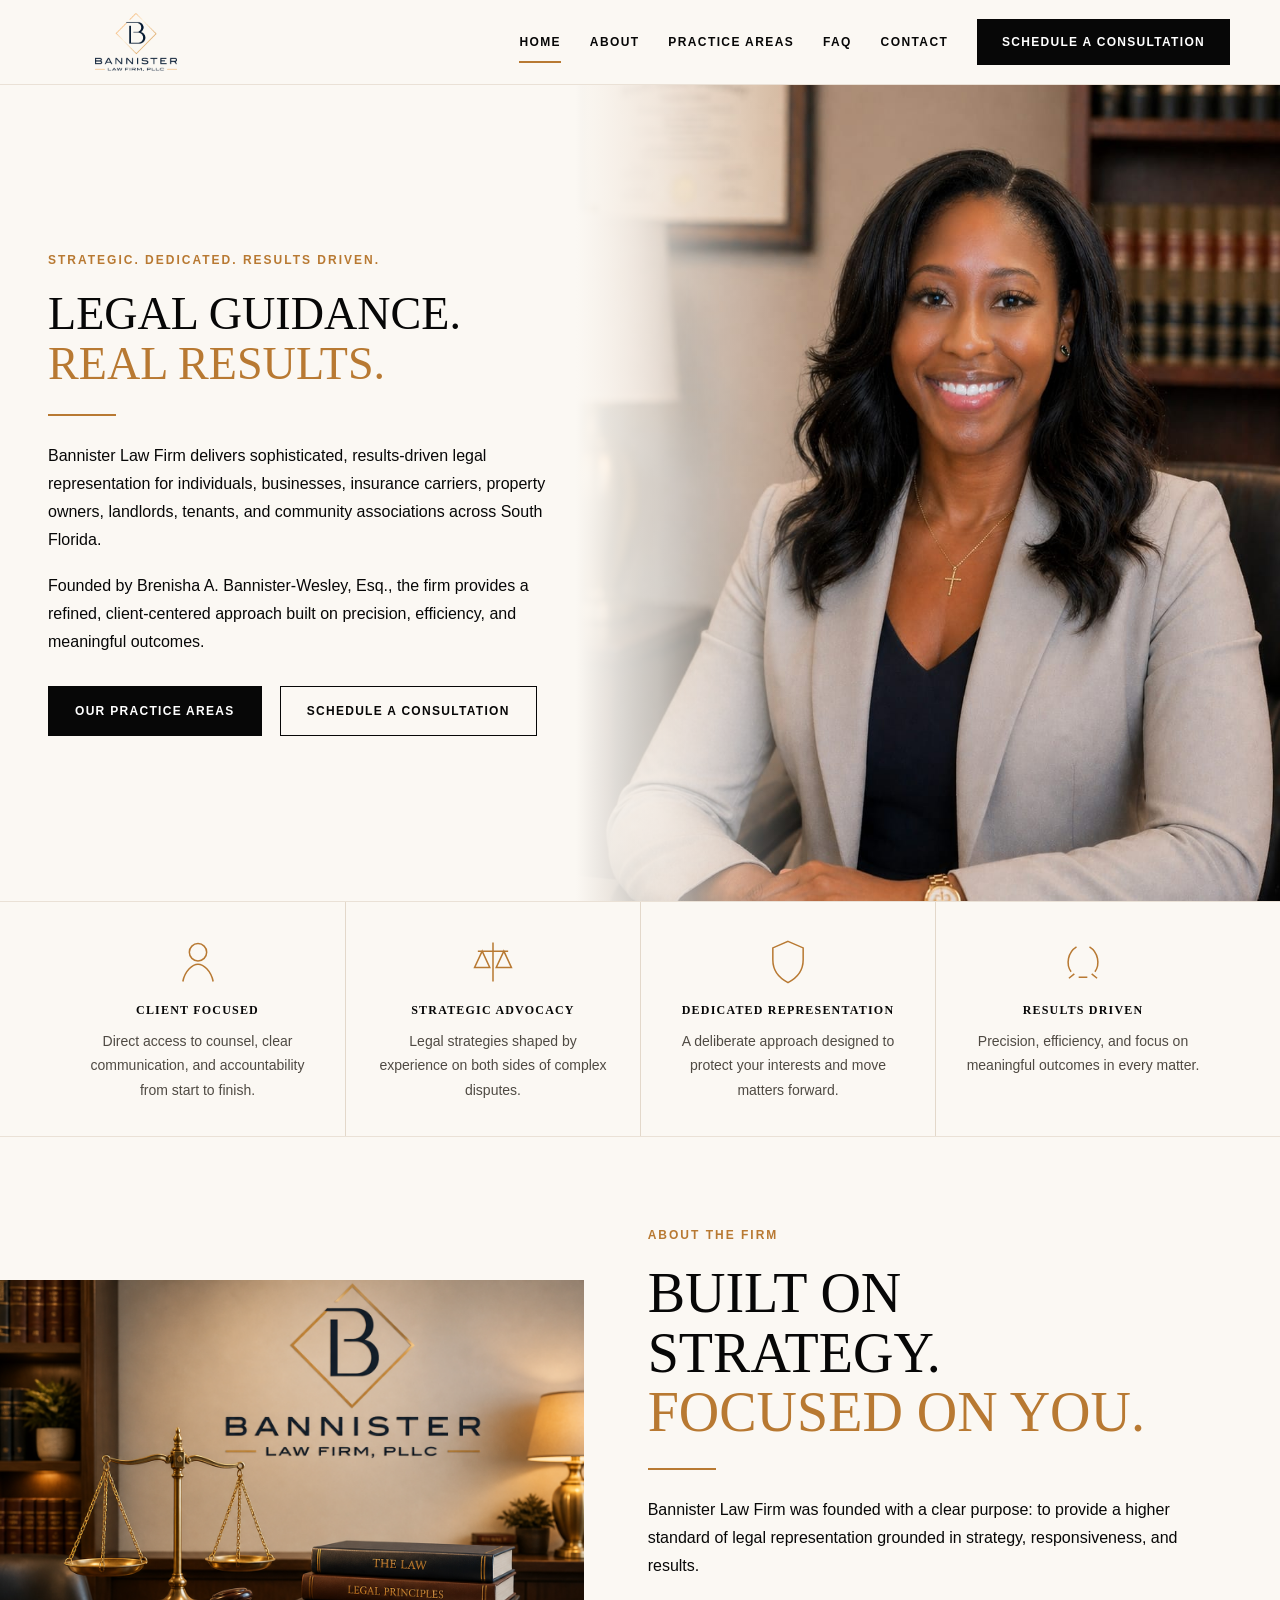
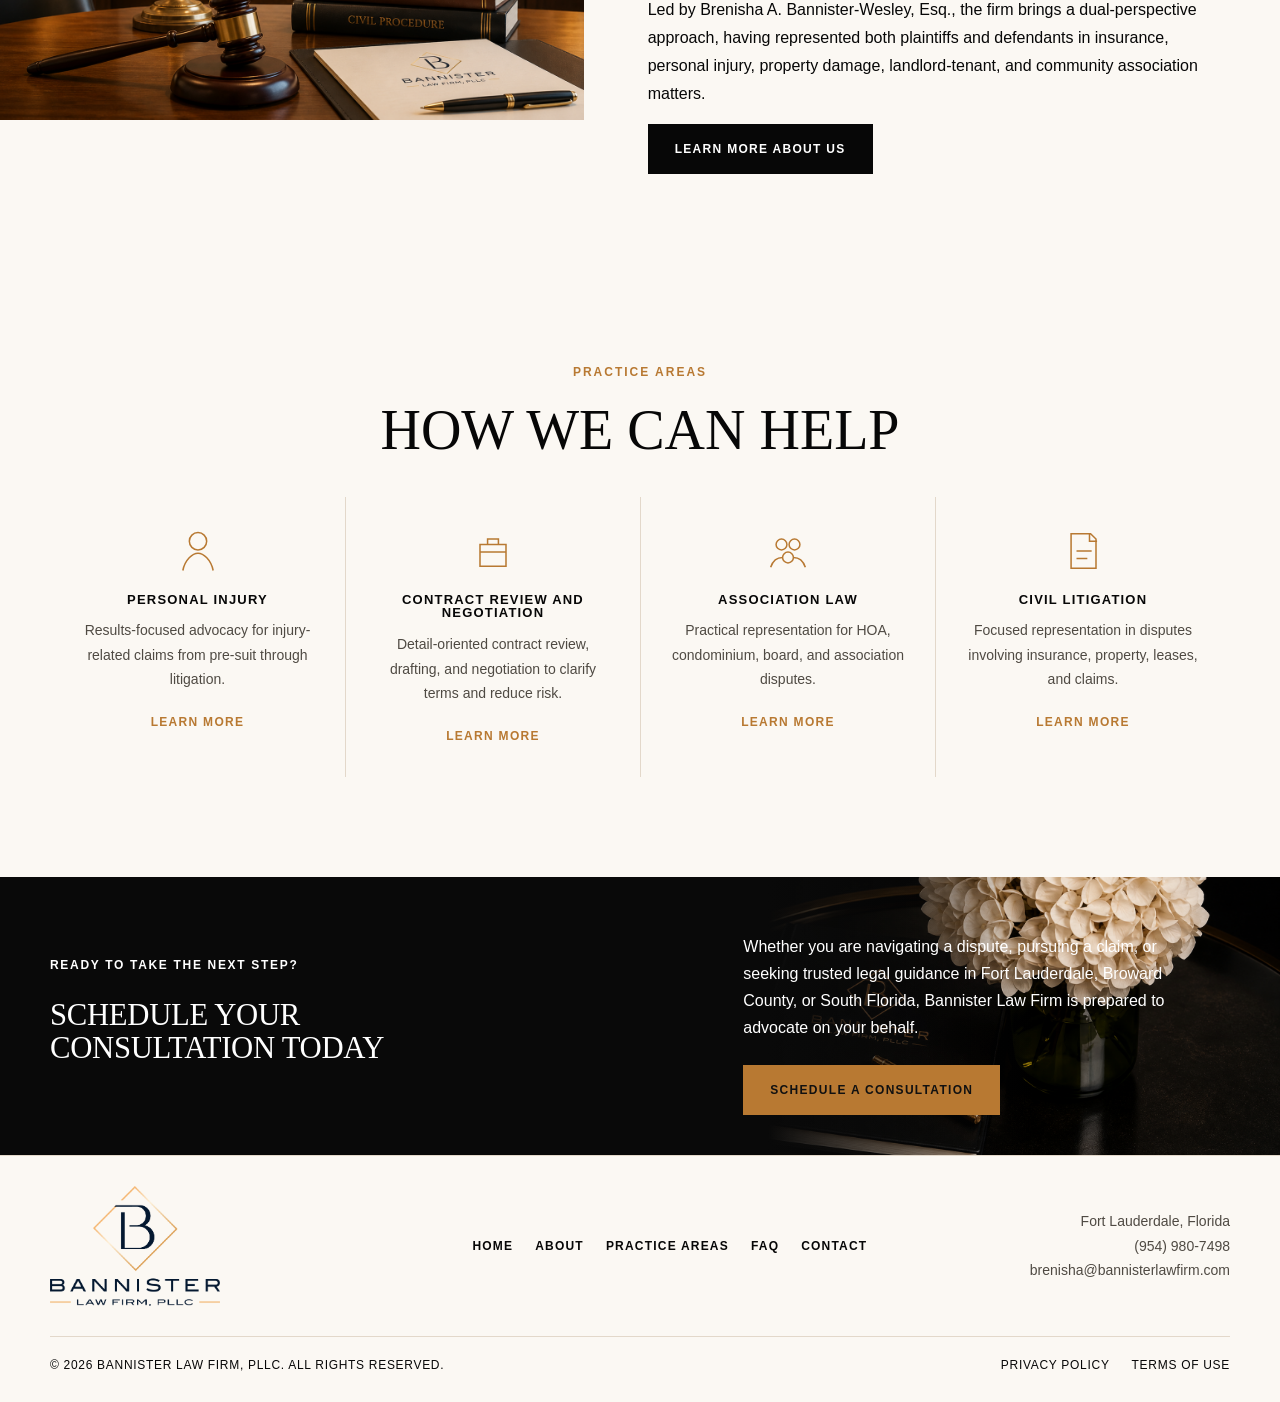
<file: index.html>
<!doctype html>
<html lang="en">
<head>
  <meta charset="utf-8">
  <meta name="viewport" content="width=device-width, initial-scale=1">
  <title>Bannister Law Firm | South Florida Legal Representation</title>
  <meta name="description" content="Bannister Law Firm provides strategic legal counsel for individuals, businesses, associations, and insurers in Fort Lauderdale, Broward County, and South Florida.">
  <link rel="stylesheet" href="assets/css/style.css">
</head>
<body>
  <header class="site-header">
    <div class="container header-inner">
      <a class="brand" href="index.html" aria-label="Bannister Law Firm home"><img src="assets/logos/bannister-logo-transparent.png" alt="Bannister Law Firm, PLLC logo"></a>
      <button class="menu-toggle" type="button" aria-label="Open navigation menu" aria-expanded="false"><span></span></button>
      <nav class="site-nav" aria-label="Primary navigation">
        <a class="active" href="index.html">Home</a>
        <a href="about.html">About</a>
        <a href="practice-areas.html">Practice Areas</a>
        <a href="faq.html">FAQ</a>
        <a href="contact.html">Contact</a>
        <a class="btn btn-primary" href="https://calendly.com/brenisha-bannisterlawfirm" target="_blank" rel="noopener noreferrer">Schedule a Consultation</a>
      </nav>
    </div>
  </header>

  <main>
    <section class="hero">
      <div class="hero-inner">
        <div class="hero-content">
          <p class="eyebrow">Strategic. Dedicated. Results Driven.</p>
          <h1><span>Legal Guidance.</span> <span class="gold">Real Results.</span></h1>
          <div class="rule"></div>
          <p class="hero-copy">Bannister Law Firm delivers sophisticated, results-driven legal representation for individuals, businesses, insurance carriers, property owners, landlords, tenants, and community associations across South Florida.</p>
          <p class="hero-copy">Founded by Brenisha A. Bannister-Wesley, Esq., the firm provides a refined, client-centered approach built on precision, efficiency, and meaningful outcomes.</p>
          <div class="button-row">
            <a class="btn btn-primary" href="practice-areas.html">Our Practice Areas</a>
            <a class="btn btn-outline" href="https://calendly.com/brenisha-bannisterlawfirm" target="_blank" rel="noopener noreferrer">Schedule a Consultation</a>
          </div>
        </div>
        <div class="hero-media">
          <img src="assets/images/hero-image.jpg" alt="Brenisha A. Bannister-Wesley seated in her office">
        </div>
      </div>
    </section>

    <section class="benefits" aria-label="Firm strengths">
      <div class="container benefit-grid">
        <article class="benefit">
          <span class="icon" aria-hidden="true"><svg viewBox="0 0 48 48"><circle cx="24" cy="15" r="8"></circle><path d="M10 42c2-10 9-16 14-16s12 6 14 16"></path></svg></span>
          <h2 class="kicker">Client Focused</h2>
          <p>Direct access to counsel, clear communication, and accountability from start to finish.</p>
        </article>
        <article class="benefit">
          <span class="icon" aria-hidden="true"><svg viewBox="0 0 48 48"><path d="M24 6v36M10 14h28M14 14l-7 15h14l-7-15ZM34 14l-7 15h14l-7-15Z"></path></svg></span>
          <h2 class="kicker">Strategic Advocacy</h2>
          <p>Legal strategies shaped by experience on both sides of complex disputes.</p>
        </article>
        <article class="benefit">
          <span class="icon" aria-hidden="true"><svg viewBox="0 0 48 48"><path d="M24 5 38 11v11c0 10-6 17-14 21C16 39 10 32 10 22V11l14-6Z"></path></svg></span>
          <h2 class="kicker">Dedicated Representation</h2>
          <p>A deliberate approach designed to protect your interests and move matters forward.</p>
        </article>
        <article class="benefit">
          <span class="icon" aria-hidden="true"><svg viewBox="0 0 48 48"><path d="M13 33c-5-7-3-18 5-23M35 33c5-7 3-18-5-23M16 35l-5 4M32 35l5 4M20 38h8"></path></svg></span>
          <h2 class="kicker">Results Driven</h2>
          <p>Precision, efficiency, and focus on meaningful outcomes in every matter.</p>
        </article>
      </div>
    </section>

    <section class="home-about split-section">
      <div class="image-panel"><img src="assets/images/about-office.png" alt="Bannister Law Firm office desk with scales and legal books"></div>
      <div class="content-panel">
        <p class="eyebrow">About the Firm</p>
        <h2>Built on Strategy. <span class="gold">Focused on You.</span></h2>
        <div class="rule"></div>
        <p>Bannister Law Firm was founded with a clear purpose: to provide a higher standard of legal representation grounded in strategy, responsiveness, and results.</p>
        <p>Led by Brenisha A. Bannister-Wesley, Esq., the firm brings a dual-perspective approach, having represented both plaintiffs and defendants in insurance, personal injury, property damage, landlord-tenant, and community association matters.</p>
        <a class="btn btn-primary" href="about.html">Learn More About Us</a>
      </div>
    </section>

    <section class="practice-preview">
      <div class="container">
        <div class="section-heading">
          <p class="eyebrow">Practice Areas</p>
          <h2>How We Can Help</h2>
        </div>
        <div class="practice-grid">
          <article class="practice-card">
            <span class="icon" aria-hidden="true"><svg viewBox="0 0 48 48"><circle cx="24" cy="15" r="8"></circle><path d="M10 42c2-10 9-16 14-16s12 6 14 16"></path></svg></span>
            <h3>Personal Injury</h3>
            <p>Results-focused advocacy for injury-related claims from pre-suit through litigation.</p>
            <a class="text-link" href="practice-areas.html#personal-injury">Learn More</a>
          </article>
          <article class="practice-card">
            <span class="icon" aria-hidden="true"><svg viewBox="0 0 48 48"><path d="M12 18h24v20H12zM19 18v-5h10v5M12 25h24"></path></svg></span>
            <h3>Contract Review and Negotiation</h3>
            <p>Detail-oriented contract review, drafting, and negotiation to clarify terms and reduce risk.</p>
            <a class="text-link" href="practice-areas.html#contract-review">Learn More</a>
          </article>
          <article class="practice-card">
            <span class="icon" aria-hidden="true"><svg viewBox="0 0 48 48"><circle cx="18" cy="18" r="5"></circle><circle cx="30" cy="18" r="5"></circle><circle cx="24" cy="30" r="5"></circle><path d="M8 39c2-6 6-9 11-9M40 39c-2-6-6-9-11-9"></path></svg></span>
            <h3>Association Law</h3>
            <p>Practical representation for HOA, condominium, board, and association disputes.</p>
            <a class="text-link" href="practice-areas.html#association-law">Learn More</a>
          </article>
          <article class="practice-card">
            <span class="icon" aria-hidden="true"><svg viewBox="0 0 48 48"><path d="M13 8h18l5 5v27H13zM30 8v7h7M18 24h14M18 31h10"></path></svg></span>
            <h3>Civil Litigation</h3>
            <p>Focused representation in disputes involving insurance, property, leases, and claims.</p>
            <a class="text-link" href="practice-areas.html#civil-litigation">Learn More</a>
          </article>
        </div>
      </div>
    </section>

    <section class="dark-cta">
      <div class="container cta-inner">
        <div>
          <p class="eyebrow cta-eyebrow">Ready to Take the Next Step?</p>
          <h2 class="cta-title">
            <span>Schedule Your</span>
            <span>Consultation Today</span>
          </h2>
        </div>
        <div>
          <p>Whether you are navigating a dispute, pursuing a claim, or seeking trusted legal guidance in Fort Lauderdale, Broward County, or South Florida, Bannister Law Firm is prepared to advocate on your behalf.</p>
          <a class="btn btn-gold" href="https://calendly.com/brenisha-bannisterlawfirm" target="_blank" rel="noopener noreferrer">Schedule a Consultation</a>
        </div>
      </div>
    </section>
  </main>

  <footer class="site-footer">
    <div class="container footer-main">
      <img class="footer-logo" src="assets/logos/bannister-logo-transparent.png" alt="Bannister Law Firm, PLLC logo">
      <nav class="footer-nav" aria-label="Footer navigation">
        <a href="index.html">Home</a><a href="about.html">About</a><a href="practice-areas.html">Practice Areas</a><a href="faq.html">FAQ</a><a href="contact.html">Contact</a>
      </nav>
      <div class="footer-contact">Fort Lauderdale, Florida<br><a href="tel:19549807498">(954) 980-7498</a><br><a href="mailto:brenisha@bannisterlawfirm.com">brenisha@bannisterlawfirm.com</a></div>
    </div>
    <div class="container footer-bottom">
      <span>&copy; 2026 Bannister Law Firm, PLLC. All rights reserved.</span>
      <div class="legal-links"><a href="privacy-policy.html">Privacy Policy</a><a href="terms-of-use.html">Terms of Use</a></div>
    </div>
  </footer>
  <button class="back-to-top" type="button" aria-label="Back to top">&uarr;</button>
  <script src="assets/js/main.js"></script>
</body>
</html>
</file>
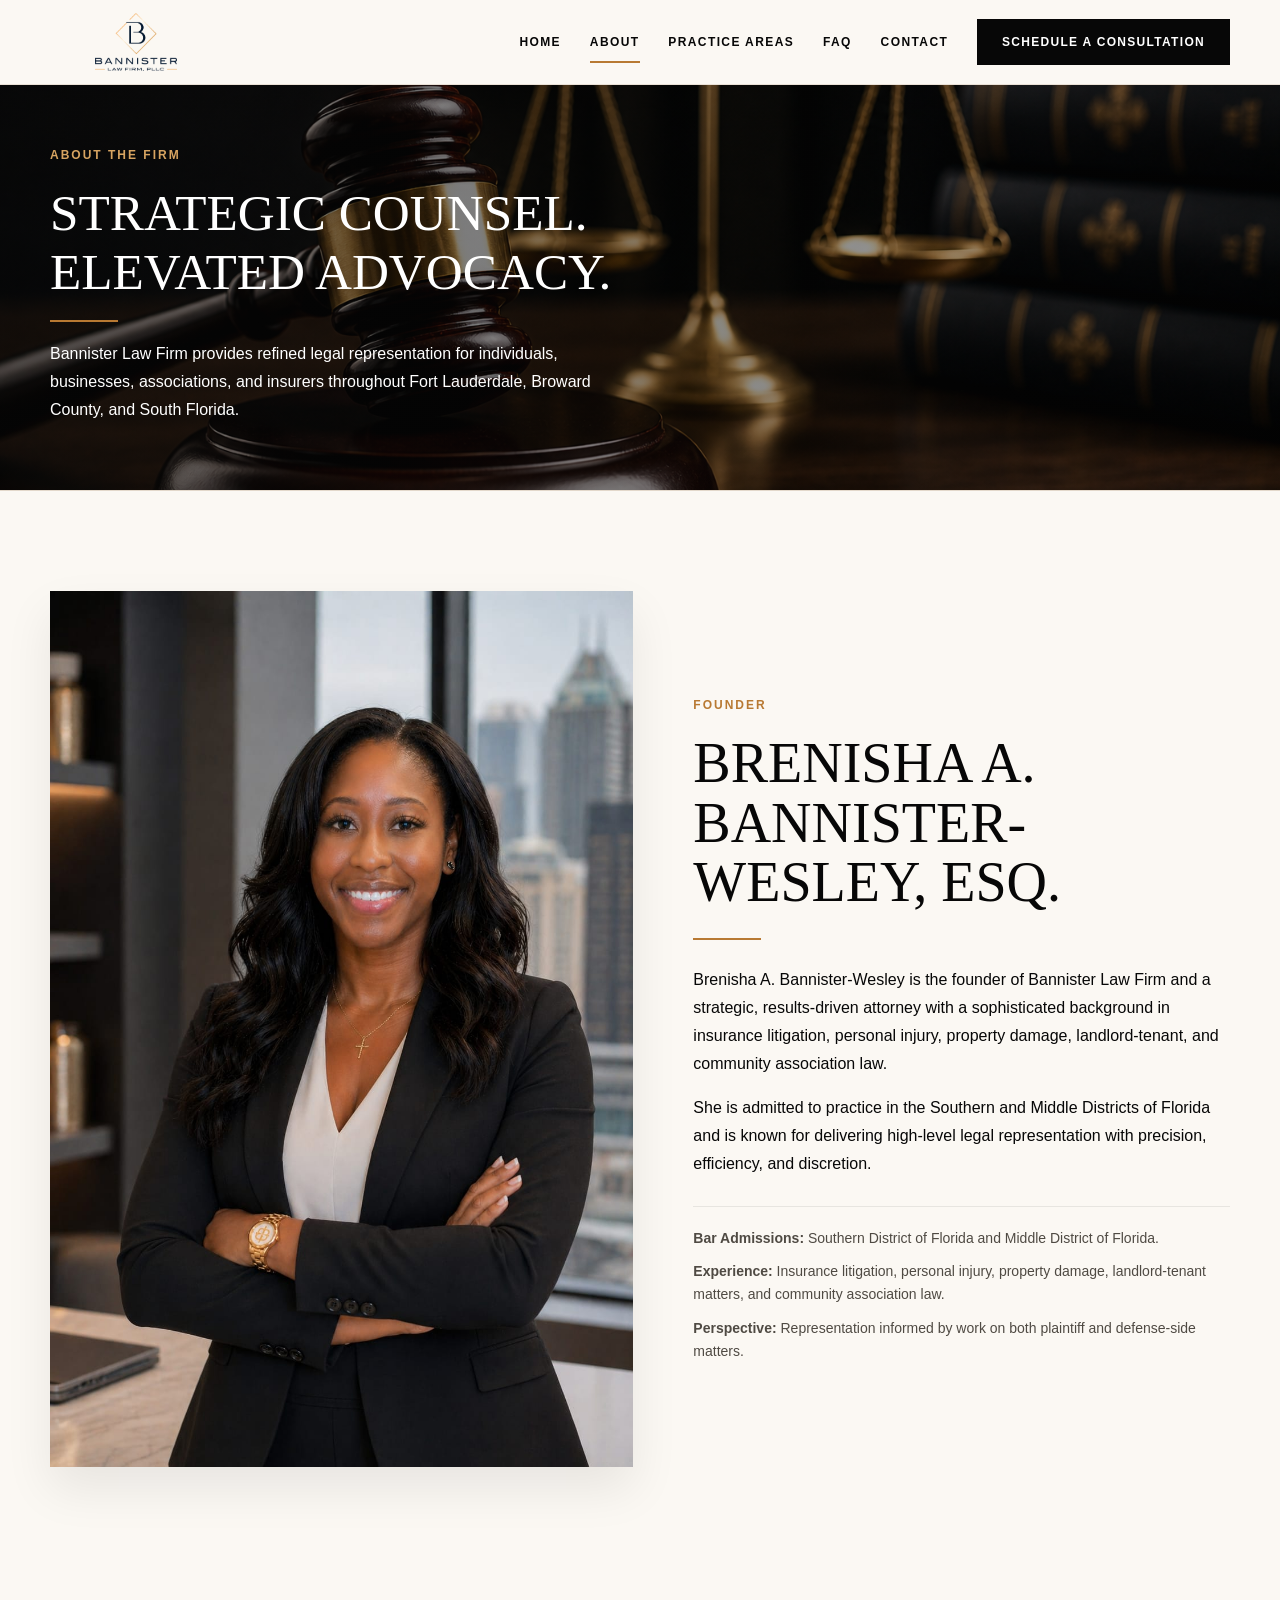
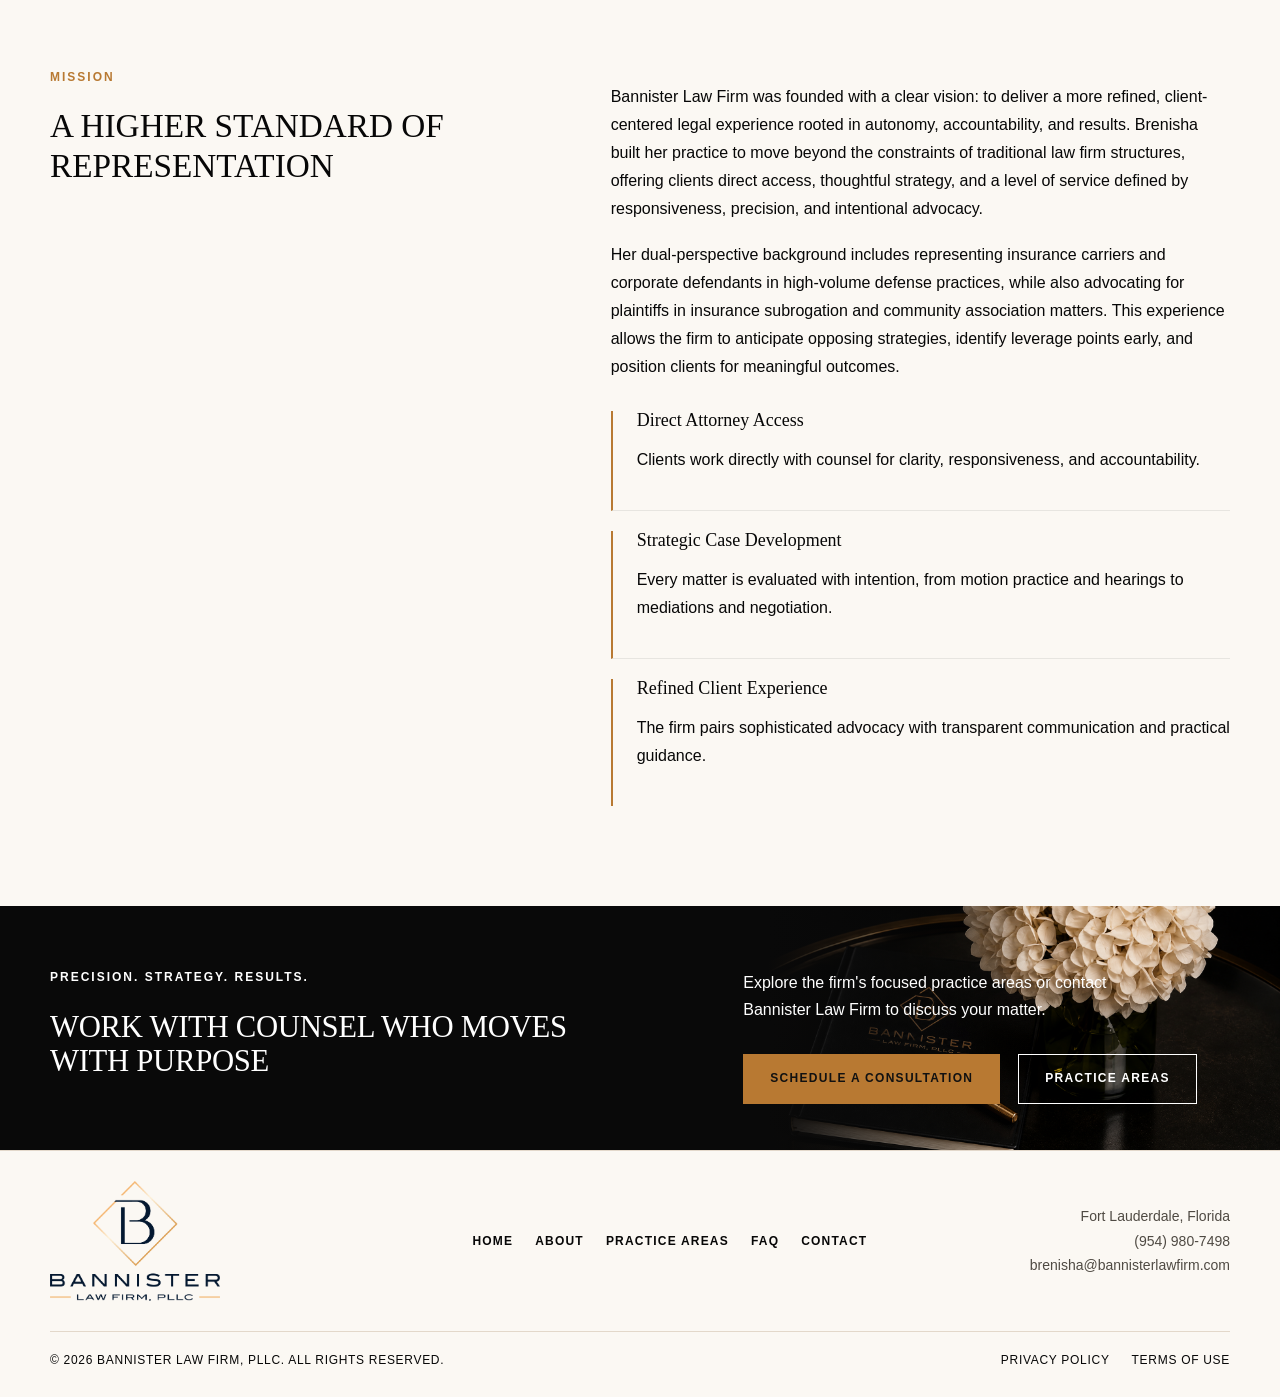
<file: about.html>
<!doctype html>
<html lang="en">
<head>
  <meta charset="utf-8">
  <meta name="viewport" content="width=device-width, initial-scale=1">
  <title>About Bannister Law Firm | Fort Lauderdale Attorney</title>
  <meta name="description" content="Learn about Brenisha A. Bannister-Wesley, Esq. and Bannister Law Firm's strategic, client-centered legal representation in South Florida.">
  <link rel="stylesheet" href="assets/css/style.css">
</head>
<body>
  <header class="site-header">
    <div class="container header-inner">
      <a class="brand" href="index.html" aria-label="Bannister Law Firm home"><img src="assets/logos/bannister-logo-transparent.png" alt="Bannister Law Firm, PLLC logo"></a>
      <button class="menu-toggle" type="button" aria-label="Open navigation menu" aria-expanded="false"><span></span></button>
      <nav class="site-nav" aria-label="Primary navigation">
        <a href="index.html">Home</a><a class="active" href="about.html">About</a><a href="practice-areas.html">Practice Areas</a><a href="faq.html">FAQ</a><a href="contact.html">Contact</a><a class="btn btn-primary" href="https://calendly.com/brenisha-bannisterlawfirm" target="_blank" rel="noopener noreferrer">Schedule a Consultation</a>
      </nav>
    </div>
  </header>
  <main>
    <section class="page-hero page-hero-about">
      <div class="container">
        <p class="eyebrow">About the Firm</p>
        <h1>Strategic Counsel. Elevated Advocacy.</h1>
        <div class="rule"></div>
        <p>Bannister Law Firm provides refined legal representation for individuals, businesses, associations, and insurers throughout Fort Lauderdale, Broward County, and South Florida.</p>
      </div>
    </section>
    <section class="container split-section">
      <div class="image-panel"><img src="assets/images/about-lawyer.jpeg" alt="Brenisha A. Bannister-Wesley professional attorney portrait"></div>
      <div class="content-panel">
        <p class="eyebrow">Founder</p>
        <h2>Brenisha A. Bannister-Wesley, Esq.</h2>
        <div class="rule"></div>
        <p>Brenisha A. Bannister-Wesley is the founder of Bannister Law Firm and a strategic, results-driven attorney with a sophisticated background in insurance litigation, personal injury, property damage, landlord-tenant, and community association law.</p>
        <p>She is admitted to practice in the Southern and Middle Districts of Florida and is known for delivering high-level legal representation with precision, efficiency, and discretion.</p>
        <div class="founder-credentials" aria-label="Founder credentials">
          <p><strong>Bar Admissions:</strong> Southern District of Florida and Middle District of Florida.</p>
          <p><strong>Experience:</strong> Insurance litigation, personal injury, property damage, landlord-tenant matters, and community association law.</p>
          <p><strong>Perspective:</strong> Representation informed by work on both plaintiff and defense-side matters.</p>
        </div>
      </div>
    </section>
    <section class="page-section">
      <div class="container two-column">
        <div>
          <p class="eyebrow">Mission</p>
          <h2>A Higher Standard of Representation</h2>
        </div>
        <div>
          <p>Bannister Law Firm was founded with a clear vision: to deliver a more refined, client-centered legal experience rooted in autonomy, accountability, and results. Brenisha built her practice to move beyond the constraints of traditional law firm structures, offering clients direct access, thoughtful strategy, and a level of service defined by responsiveness, precision, and intentional advocacy.</p>
          <p>Her dual-perspective background includes representing insurance carriers and corporate defendants in high-volume defense practices, while also advocating for plaintiffs in insurance subrogation and community association matters. This experience allows the firm to anticipate opposing strategies, identify leverage points early, and position clients for meaningful outcomes.</p>
          <div class="feature-list">
            <div class="feature"><h3>Direct Attorney Access</h3><p>Clients work directly with counsel for clarity, responsiveness, and accountability.</p></div>
            <div class="feature"><h3>Strategic Case Development</h3><p>Every matter is evaluated with intention, from motion practice and hearings to mediations and negotiation.</p></div>
            <div class="feature"><h3>Refined Client Experience</h3><p>The firm pairs sophisticated advocacy with transparent communication and practical guidance.</p></div>
          </div>
        </div>
      </div>
    </section>
    <section class="dark-cta">
      <div class="container cta-inner">
        <div><p class="eyebrow">Precision. Strategy. Results.</p><h2 class="cta-title">Work with Counsel Who Moves with Purpose</h2></div>
        <div><p>Explore the firm's focused practice areas or contact Bannister Law Firm to discuss your matter.</p><div class="button-row"><a class="btn btn-gold" href="https://calendly.com/brenisha-bannisterlawfirm" target="_blank" rel="noopener noreferrer">Schedule a Consultation</a><a class="btn btn-outline" style="color:#fff;border-color:#fff" href="practice-areas.html">Practice Areas</a></div></div>
      </div>
    </section>
  </main>
  <footer class="site-footer">
    <div class="container footer-main"><img class="footer-logo" src="assets/logos/bannister-logo-transparent.png" alt="Bannister Law Firm, PLLC logo"><nav class="footer-nav" aria-label="Footer navigation"><a href="index.html">Home</a><a href="about.html">About</a><a href="practice-areas.html">Practice Areas</a><a href="faq.html">FAQ</a><a href="contact.html">Contact</a></nav><div class="footer-contact">Fort Lauderdale, Florida<br><a href="tel:19549807498">(954) 980-7498</a><br><a href="mailto:brenisha@bannisterlawfirm.com">brenisha@bannisterlawfirm.com</a></div></div>
    <div class="container footer-bottom"><span>&copy; 2026 Bannister Law Firm, PLLC. All rights reserved.</span><div class="legal-links"><a href="privacy-policy.html">Privacy Policy</a><a href="terms-of-use.html">Terms of Use</a></div></div>
  </footer>
  <button class="back-to-top" type="button" aria-label="Back to top">&uarr;</button>
  <script src="assets/js/main.js"></script>
</body>
</html>
</file>
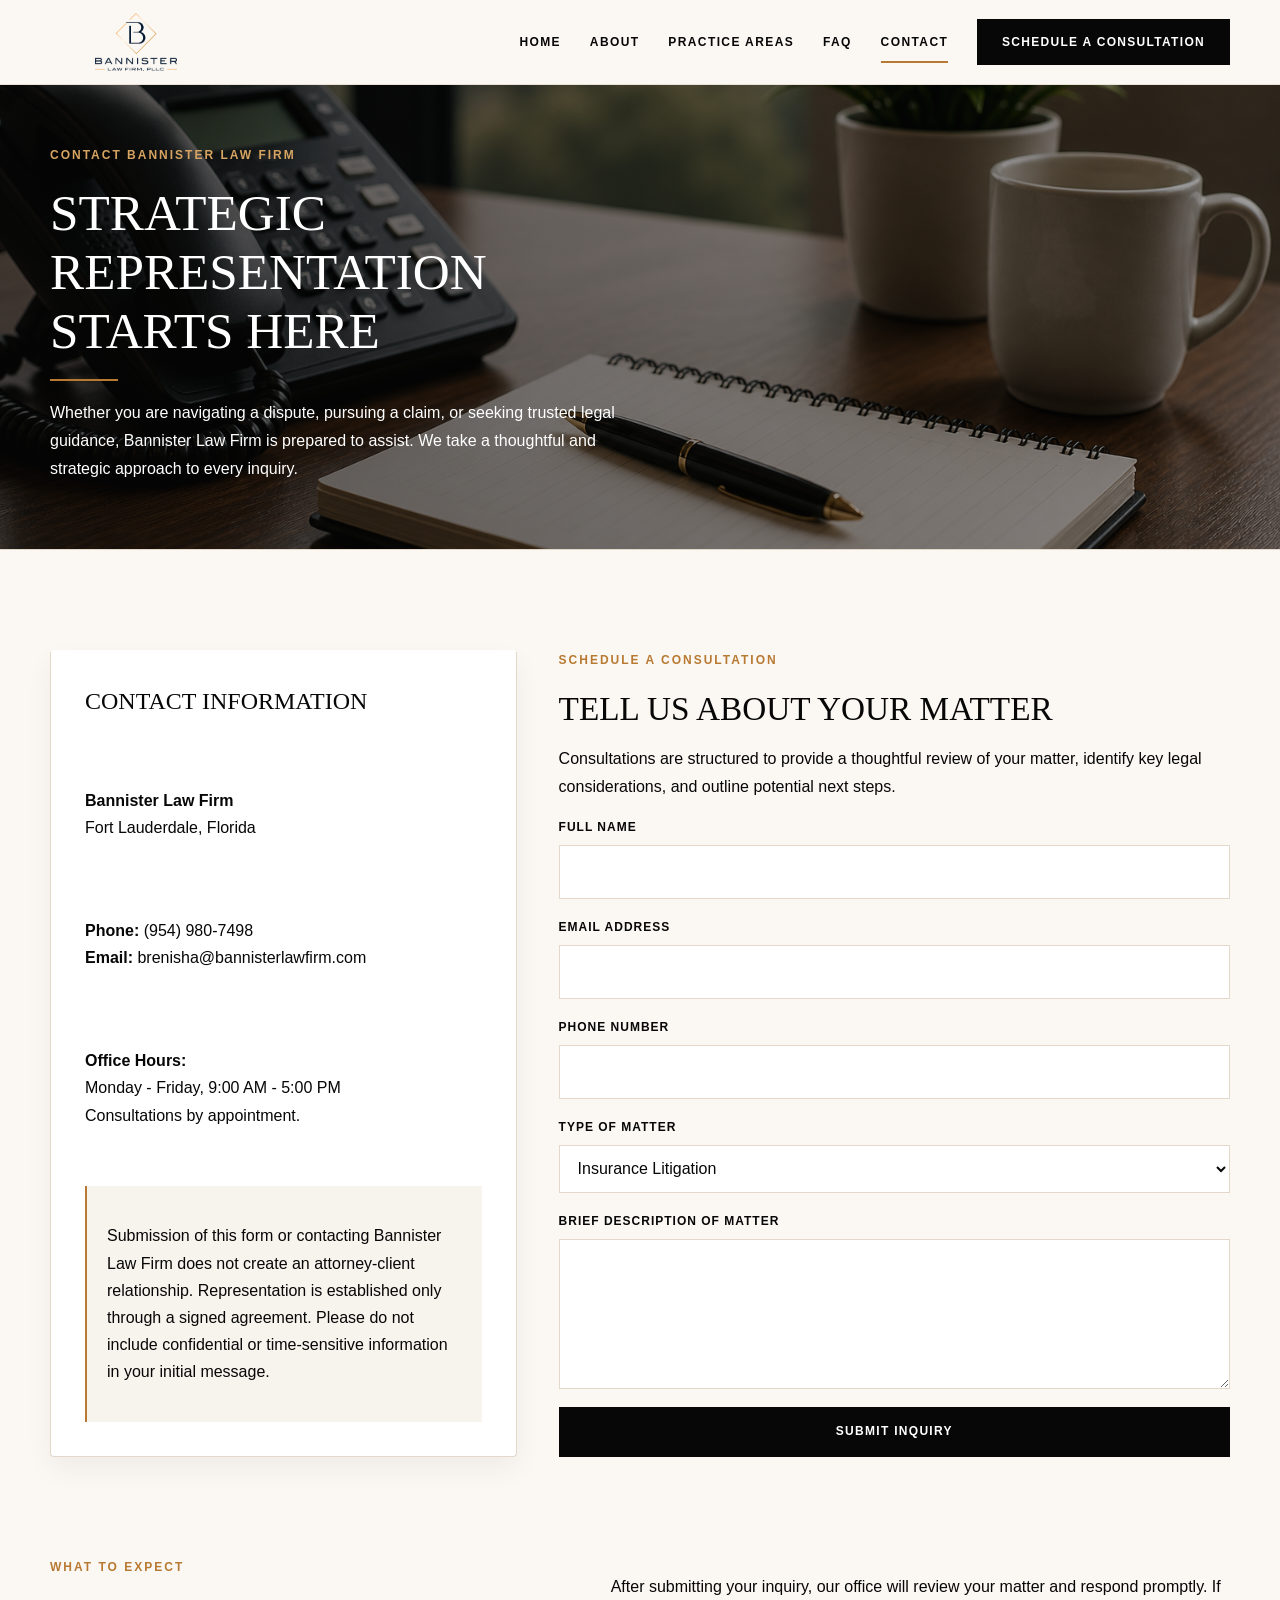
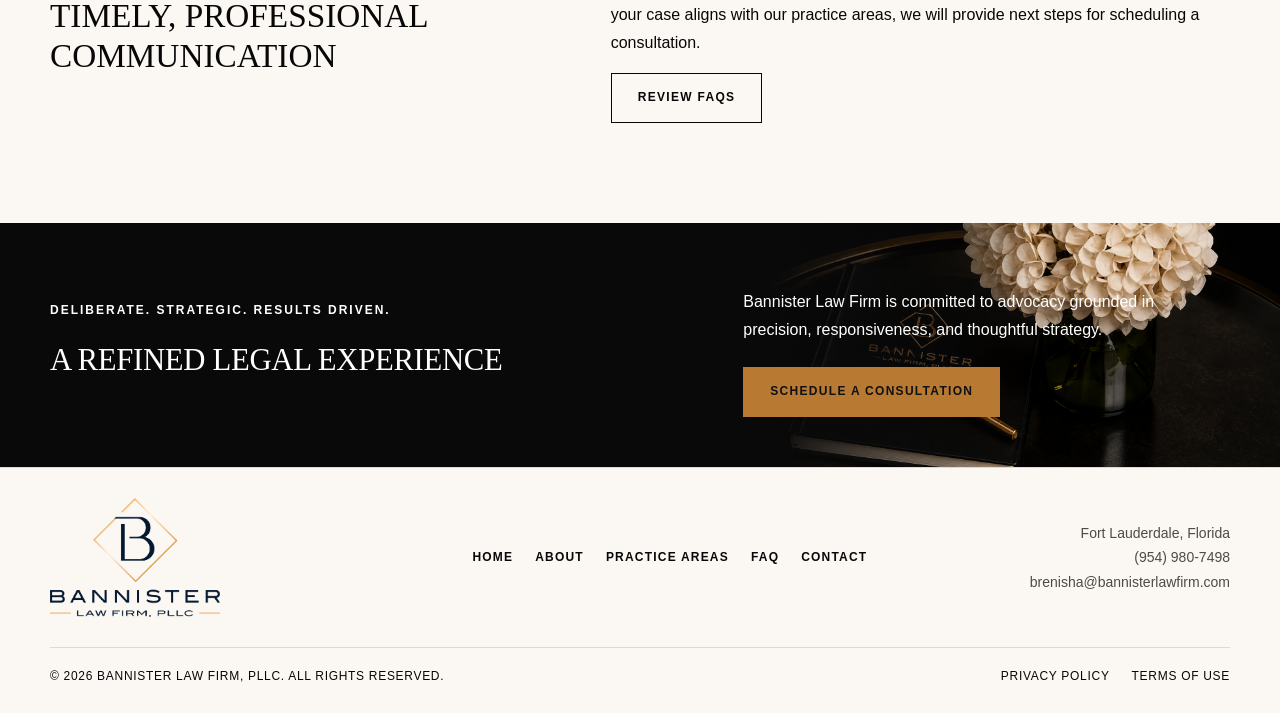
<file: contact.html>
<!doctype html>
<html lang="en">
<head>
  <meta charset="utf-8">
  <meta name="viewport" content="width=device-width, initial-scale=1">
  <title>Contact Bannister Law Firm | Schedule a Consultation</title>
  <meta name="description" content="Contact Bannister Law Firm in Fort Lauderdale, Florida to schedule a consultation for insurance litigation, personal injury, association law, property damage, or landlord-tenant matters.">
  <link rel="stylesheet" href="assets/css/style.css">
</head>
<body>
  <header class="site-header"><div class="container header-inner"><a class="brand" href="index.html" aria-label="Bannister Law Firm home"><img src="assets/logos/bannister-logo-transparent.png" alt="Bannister Law Firm, PLLC logo"></a><button class="menu-toggle" type="button" aria-label="Open navigation menu" aria-expanded="false"><span></span></button><nav class="site-nav" aria-label="Primary navigation"><a href="index.html">Home</a><a href="about.html">About</a><a href="practice-areas.html">Practice Areas</a><a href="faq.html">FAQ</a><a class="active" href="contact.html">Contact</a><a class="btn btn-primary" href="https://calendly.com/brenisha-bannisterlawfirm" target="_blank" rel="noopener noreferrer">Schedule a Consultation</a></nav></div></header>
  <main>
    <section class="page-hero page-hero-contact"><div class="container"><p class="eyebrow">Contact Bannister Law Firm</p><h1>Strategic Representation Starts Here</h1><div class="rule"></div><p>Whether you are navigating a dispute, pursuing a claim, or seeking trusted legal guidance, Bannister Law Firm is prepared to assist. We take a thoughtful and strategic approach to every inquiry.</p></div></section>
    <section class="page-section" id="consult">
      <div class="container contact-layout">
        <aside class="info-card">
          <h2>Contact Information</h2>
          <p><strong>Bannister Law Firm</strong><br>Fort Lauderdale, Florida</p>
          <p><strong>Phone:</strong> <a href="tel:19549807498">(954) 980-7498</a><br><strong>Email:</strong> <a href="mailto:brenisha@bannisterlawfirm.com">brenisha@bannisterlawfirm.com</a></p>
          <p><strong>Office Hours:</strong><br>Monday - Friday, 9:00 AM - 5:00 PM<br>Consultations by appointment.</p>
          <div class="notice"><p>Submission of this form or contacting Bannister Law Firm does not create an attorney-client relationship. Representation is established only through a signed agreement. Please do not include confidential or time-sensitive information in your initial message.</p></div>
        </aside>
        <div>
          <p class="eyebrow">Schedule a Consultation</p>
          <h2>Tell Us About Your Matter</h2>
          <p>Consultations are structured to provide a thoughtful review of your matter, identify key legal considerations, and outline potential next steps.</p>
          <form class="contact-form" action="#" method="post">
            <div class="field"><label for="full-name">Full Name</label><input id="full-name" name="full-name" type="text" autocomplete="name" required></div>
            <div class="field"><label for="email">Email Address</label><input id="email" name="email" type="email" autocomplete="email" required></div>
            <div class="field"><label for="phone">Phone Number</label><input id="phone" name="phone" type="tel" autocomplete="tel"></div>
            <div class="field"><label for="matter-type">Type of Matter</label><select id="matter-type" name="matter-type"><option>Insurance Litigation</option><option>Personal Injury</option><option>Property Damage / Subrogation</option><option>Community Association (HOA/Condo)</option><option>Landlord-Tenant</option><option>Other</option></select></div>
            <div class="field"><label for="message">Brief Description of Matter</label><textarea id="message" name="message" required></textarea></div>
            <button class="btn btn-primary" type="submit">Submit Inquiry</button>
          </form>
        </div>
      </div>
    </section>
    <section class="page-section" style="padding-top:0"><div class="container two-column"><div><p class="eyebrow">What to Expect</p><h2>Timely, Professional Communication</h2></div><div><p>After submitting your inquiry, our office will review your matter and respond promptly. If your case aligns with our practice areas, we will provide next steps for scheduling a consultation.</p><a class="btn btn-outline" href="faq.html">Review FAQs</a></div></div></section>
    <section class="dark-cta"><div class="container cta-inner"><div><p class="eyebrow">Deliberate. Strategic. Results Driven.</p><h2 class="cta-title">A Refined Legal Experience</h2></div><div><p>Bannister Law Firm is committed to advocacy grounded in precision, responsiveness, and thoughtful strategy.</p><a class="btn btn-gold" href="https://calendly.com/brenisha-bannisterlawfirm" target="_blank" rel="noopener noreferrer">Schedule a Consultation</a></div></div></section>
  </main>
  <footer class="site-footer"><div class="container footer-main"><img class="footer-logo" src="assets/logos/bannister-logo-transparent.png" alt="Bannister Law Firm, PLLC logo"><nav class="footer-nav" aria-label="Footer navigation"><a href="index.html">Home</a><a href="about.html">About</a><a href="practice-areas.html">Practice Areas</a><a href="faq.html">FAQ</a><a href="contact.html">Contact</a></nav><div class="footer-contact">Fort Lauderdale, Florida<br><a href="tel:19549807498">(954) 980-7498</a><br><a href="mailto:brenisha@bannisterlawfirm.com">brenisha@bannisterlawfirm.com</a></div></div><div class="container footer-bottom"><span>&copy; 2026 Bannister Law Firm, PLLC. All rights reserved.</span><div class="legal-links"><a href="privacy-policy.html">Privacy Policy</a><a href="terms-of-use.html">Terms of Use</a></div></div></footer>
  <button class="back-to-top" type="button" aria-label="Back to top">&uarr;</button>
  <script src="assets/js/main.js"></script>
</body>
</html>
</file>
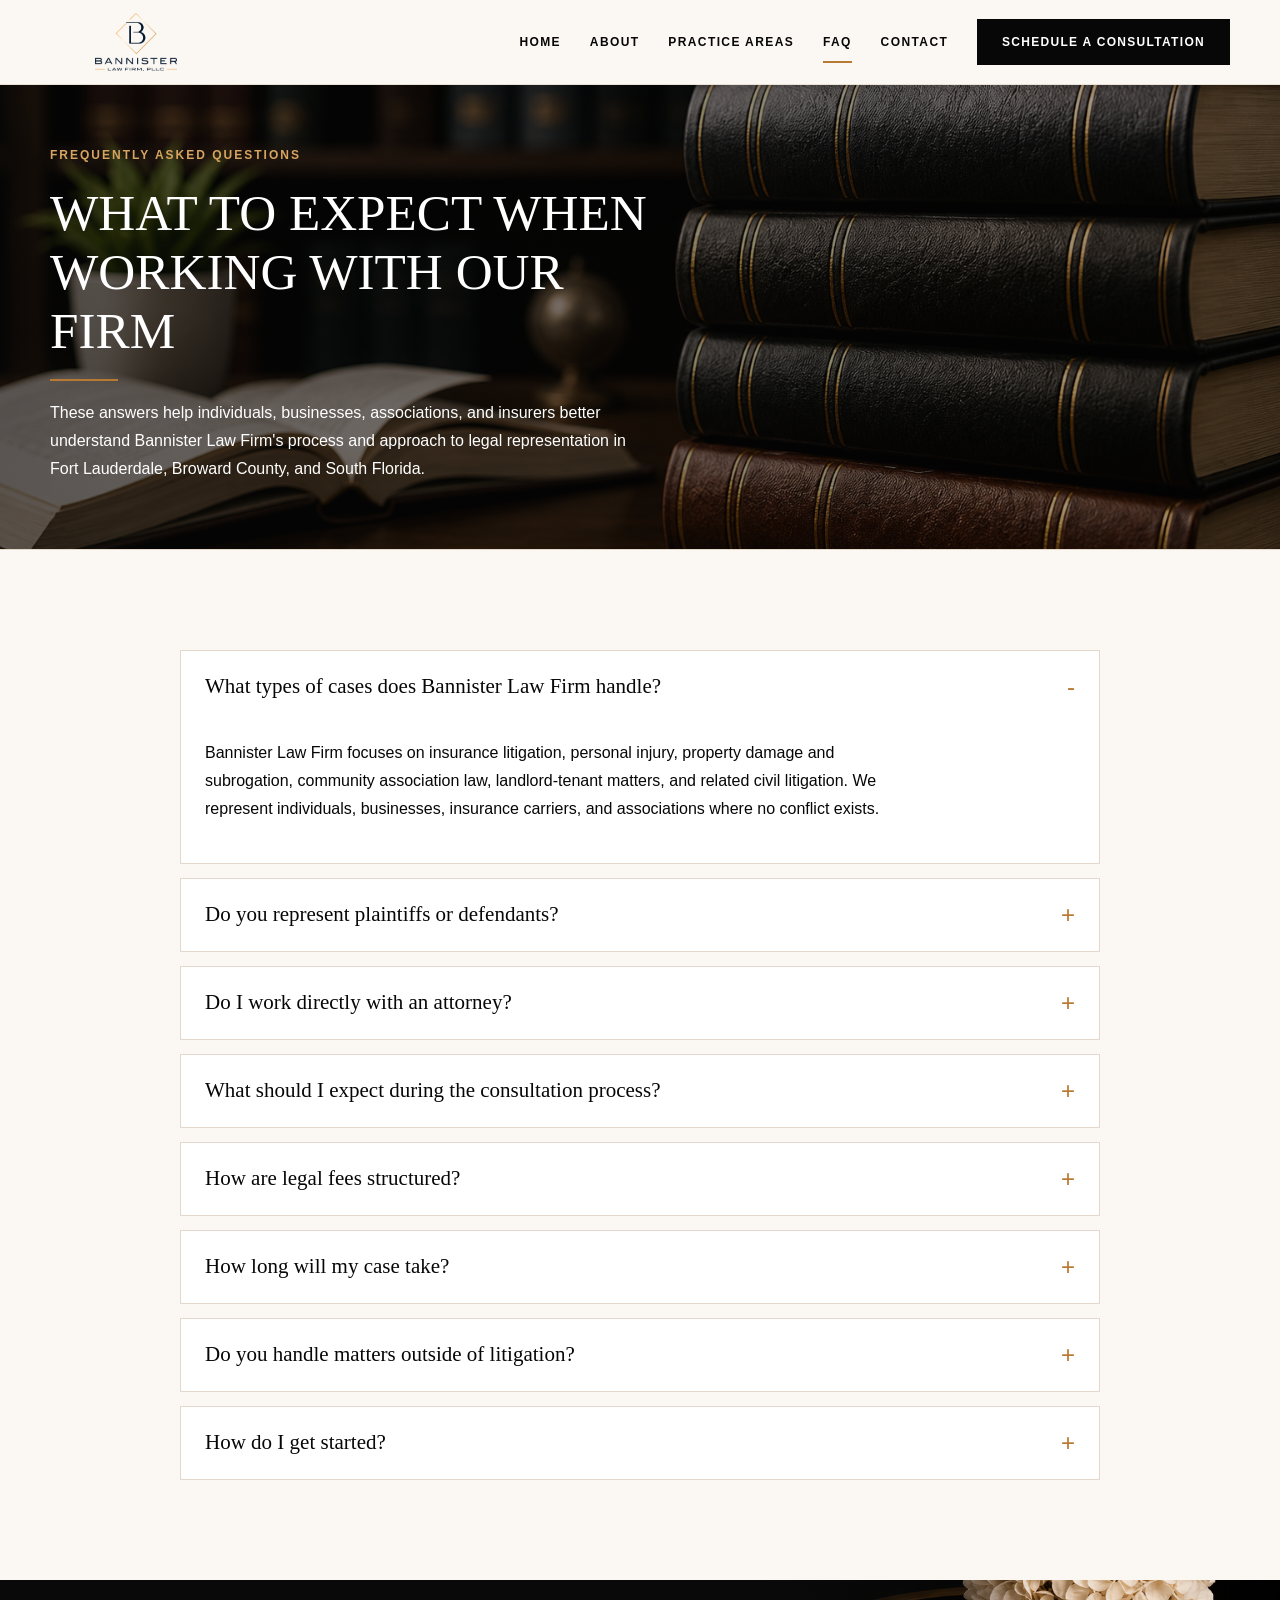
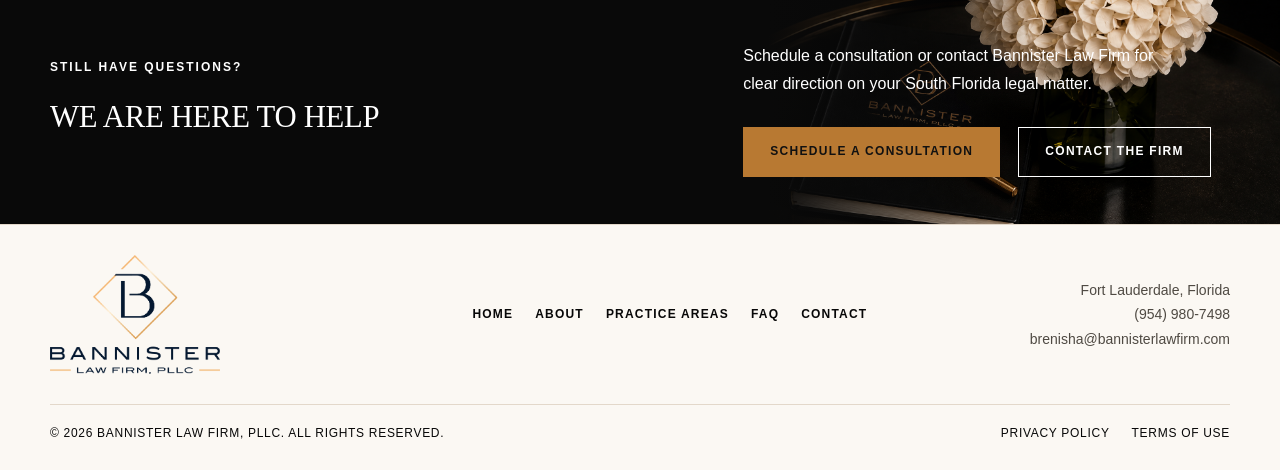
<file: faq.html>
<!doctype html>
<html lang="en">
<head>
  <meta charset="utf-8">
  <meta name="viewport" content="width=device-width, initial-scale=1">
  <title>FAQ | Bannister Law Firm Fort Lauderdale</title>
  <meta name="description" content="Answers to common questions about hiring Bannister Law Firm, consultations, fees, timelines, and South Florida legal services.">
  <link rel="stylesheet" href="assets/css/style.css">
</head>
<body>
  <header class="site-header"><div class="container header-inner"><a class="brand" href="index.html" aria-label="Bannister Law Firm home"><img src="assets/logos/bannister-logo-transparent.png" alt="Bannister Law Firm, PLLC logo"></a><button class="menu-toggle" type="button" aria-label="Open navigation menu" aria-expanded="false"><span></span></button><nav class="site-nav" aria-label="Primary navigation"><a href="index.html">Home</a><a href="about.html">About</a><a href="practice-areas.html">Practice Areas</a><a class="active" href="faq.html">FAQ</a><a href="contact.html">Contact</a><a class="btn btn-primary" href="https://calendly.com/brenisha-bannisterlawfirm" target="_blank" rel="noopener noreferrer">Schedule a Consultation</a></nav></div></header>
  <main>
    <section class="page-hero page-hero-faq"><div class="container"><p class="eyebrow">Frequently Asked Questions</p><h1>What to Expect When Working with Our Firm</h1><div class="rule"></div><p>These answers help individuals, businesses, associations, and insurers better understand Bannister Law Firm's process and approach to legal representation in Fort Lauderdale, Broward County, and South Florida.</p></div></section>
    <section class="page-section">
      <div class="container faq-list">
        <article class="faq-item"><button class="faq-question" aria-expanded="true" aria-controls="faq-1">What types of cases does Bannister Law Firm handle?</button><div class="faq-answer" id="faq-1"><p>Bannister Law Firm focuses on insurance litigation, personal injury, property damage and subrogation, community association law, landlord-tenant matters, and related civil litigation. We represent individuals, businesses, insurance carriers, and associations where no conflict exists.</p></div></article>
        <article class="faq-item"><button class="faq-question" aria-expanded="false" aria-controls="faq-2">Do you represent plaintiffs or defendants?</button><div class="faq-answer" id="faq-2" hidden><p>Both. The firm is uniquely positioned to represent clients on either side of a dispute, including plaintiffs and defendants. That dual perspective helps us anticipate opposing strategies and develop more effective legal solutions.</p></div></article>
        <article class="faq-item"><button class="faq-question" aria-expanded="false" aria-controls="faq-3">Do I work directly with an attorney?</button><div class="faq-answer" id="faq-3" hidden><p>Yes. Clients work directly with Brenisha A. Bannister-Wesley, Esq., ensuring clear communication, accountability, and a more personalized legal experience from start to finish.</p></div></article>
        <article class="faq-item"><button class="faq-question" aria-expanded="false" aria-controls="faq-4">What should I expect during the consultation process?</button><div class="faq-answer" id="faq-4" hidden><p>Consultations are focused, strategic, and informative. We review the key facts, identify potential legal issues, and discuss available options and next steps so you can make informed decisions.</p></div></article>
        <article class="faq-item"><button class="faq-question" aria-expanded="false" aria-controls="faq-5">How are legal fees structured?</button><div class="faq-answer" id="faq-5" hidden><p>Fee structures vary depending on the type and complexity of the matter. Certain cases may be handled on a contingency basis, while others may be hourly or flat-fee. Fee arrangements are discussed transparently at the outset.</p></div></article>
        <article class="faq-item"><button class="faq-question" aria-expanded="false" aria-controls="faq-6">How long will my case take?</button><div class="faq-answer" id="faq-6" hidden><p>Every matter is different. The timeline depends on complexity, the parties involved, and whether the matter resolves through negotiation or proceeds through litigation. We prioritize efficiency and proactive case management.</p></div></article>
        <article class="faq-item"><button class="faq-question" aria-expanded="false" aria-controls="faq-7">Do you handle matters outside of litigation?</button><div class="faq-answer" id="faq-7" hidden><p>Yes. While the firm has a strong litigation background, we also assist with pre-suit matters, dispute resolution, and strategic guidance aimed at resolving issues before litigation becomes necessary.</p></div></article>
        <article class="faq-item"><button class="faq-question" aria-expanded="false" aria-controls="faq-8">How do I get started?</button><div class="faq-answer" id="faq-8" hidden><p>Contact the firm to schedule a consultation and provide a brief overview of your matter. From there, we will guide you through next steps and determine whether the matter aligns with the firm's practice areas.</p></div></article>
      </div>
    </section>
    <section class="dark-cta"><div class="container cta-inner"><div><p class="eyebrow">Still Have Questions?</p><h2 class="cta-title">We Are Here to Help</h2></div><div><p>Schedule a consultation or contact Bannister Law Firm for clear direction on your South Florida legal matter.</p><div class="button-row"><a class="btn btn-gold" href="https://calendly.com/brenisha-bannisterlawfirm" target="_blank" rel="noopener noreferrer">Schedule a Consultation</a><a class="btn btn-outline" style="color:#fff;border-color:#fff" href="contact.html">Contact the Firm</a></div></div></div></section>
  </main>
  <footer class="site-footer"><div class="container footer-main"><img class="footer-logo" src="assets/logos/bannister-logo-transparent.png" alt="Bannister Law Firm, PLLC logo"><nav class="footer-nav" aria-label="Footer navigation"><a href="index.html">Home</a><a href="about.html">About</a><a href="practice-areas.html">Practice Areas</a><a href="faq.html">FAQ</a><a href="contact.html">Contact</a></nav><div class="footer-contact">Fort Lauderdale, Florida<br><a href="tel:19549807498">(954) 980-7498</a><br><a href="mailto:brenisha@bannisterlawfirm.com">brenisha@bannisterlawfirm.com</a></div></div><div class="container footer-bottom"><span>&copy; 2026 Bannister Law Firm, PLLC. All rights reserved.</span><div class="legal-links"><a href="privacy-policy.html">Privacy Policy</a><a href="terms-of-use.html">Terms of Use</a></div></div></footer>
  <button class="back-to-top" type="button" aria-label="Back to top">&uarr;</button>
  <script src="assets/js/main.js"></script>
</body>
</html>
</file>
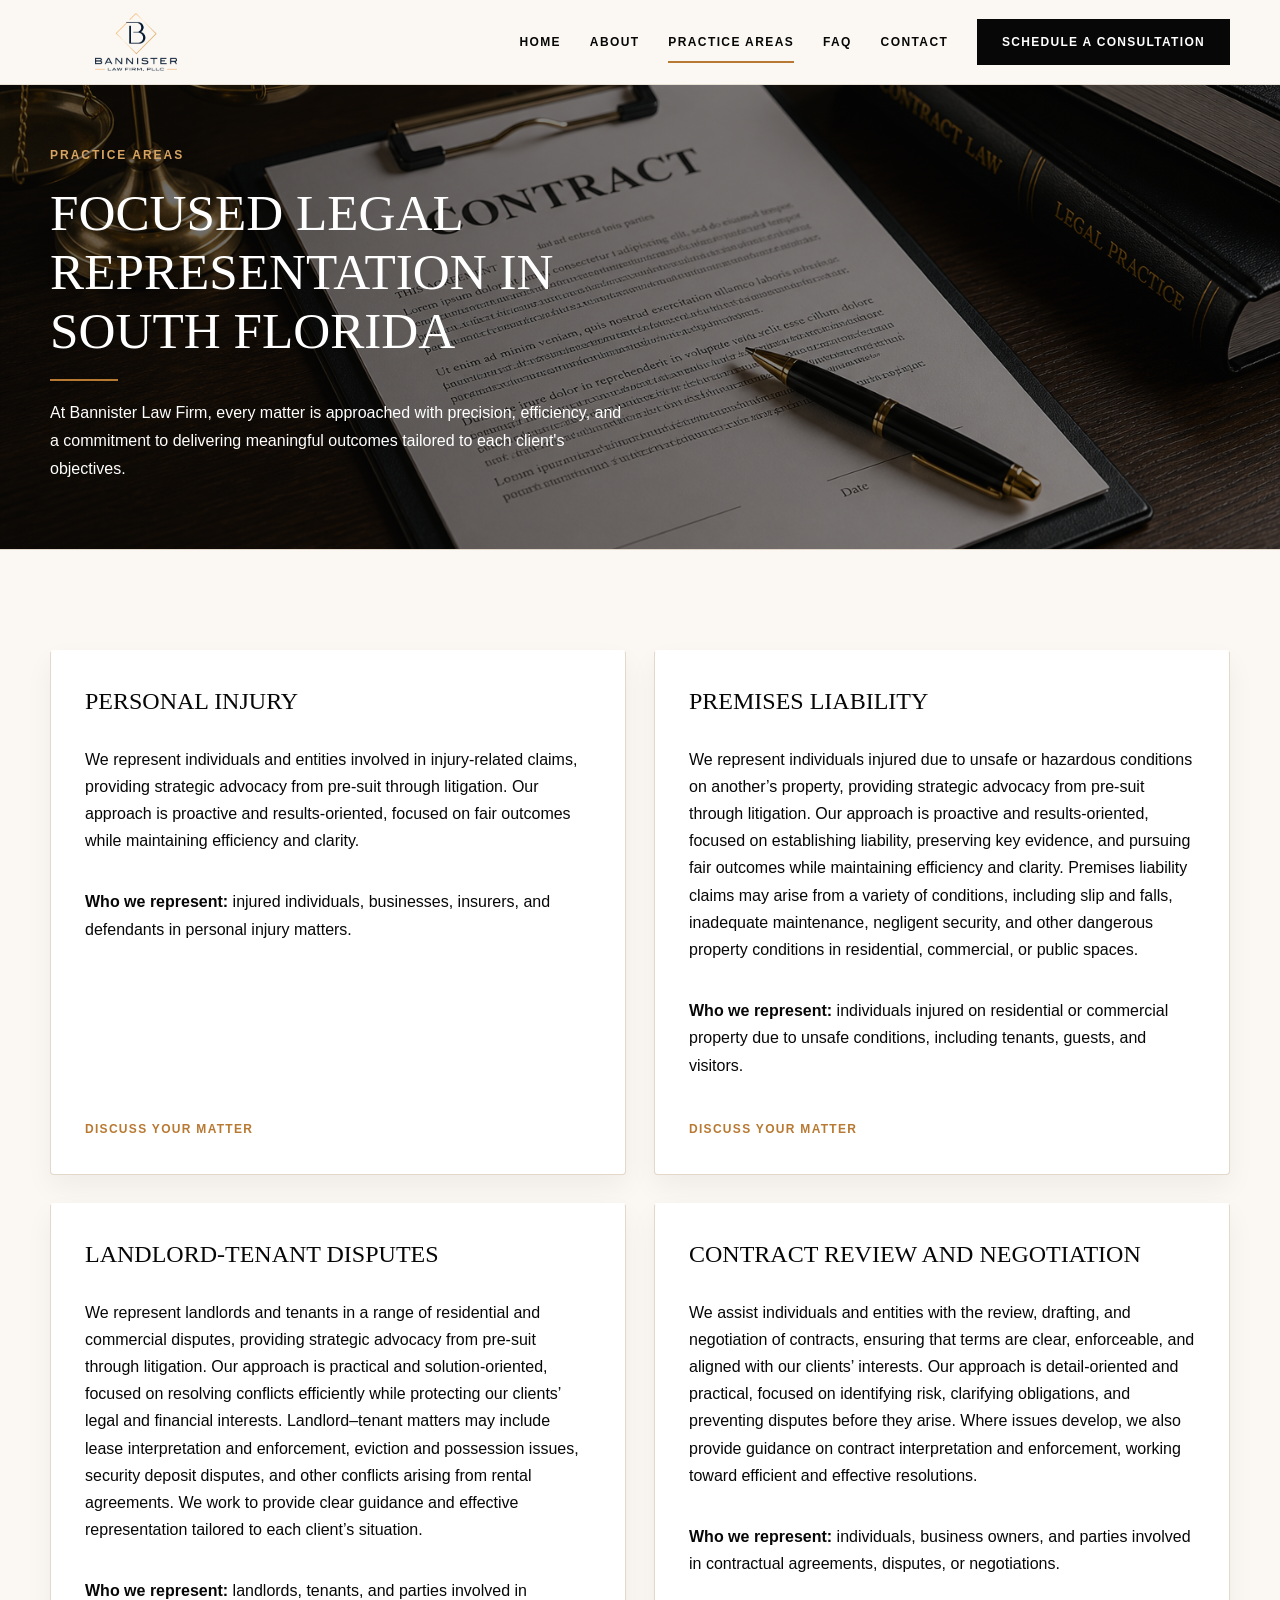
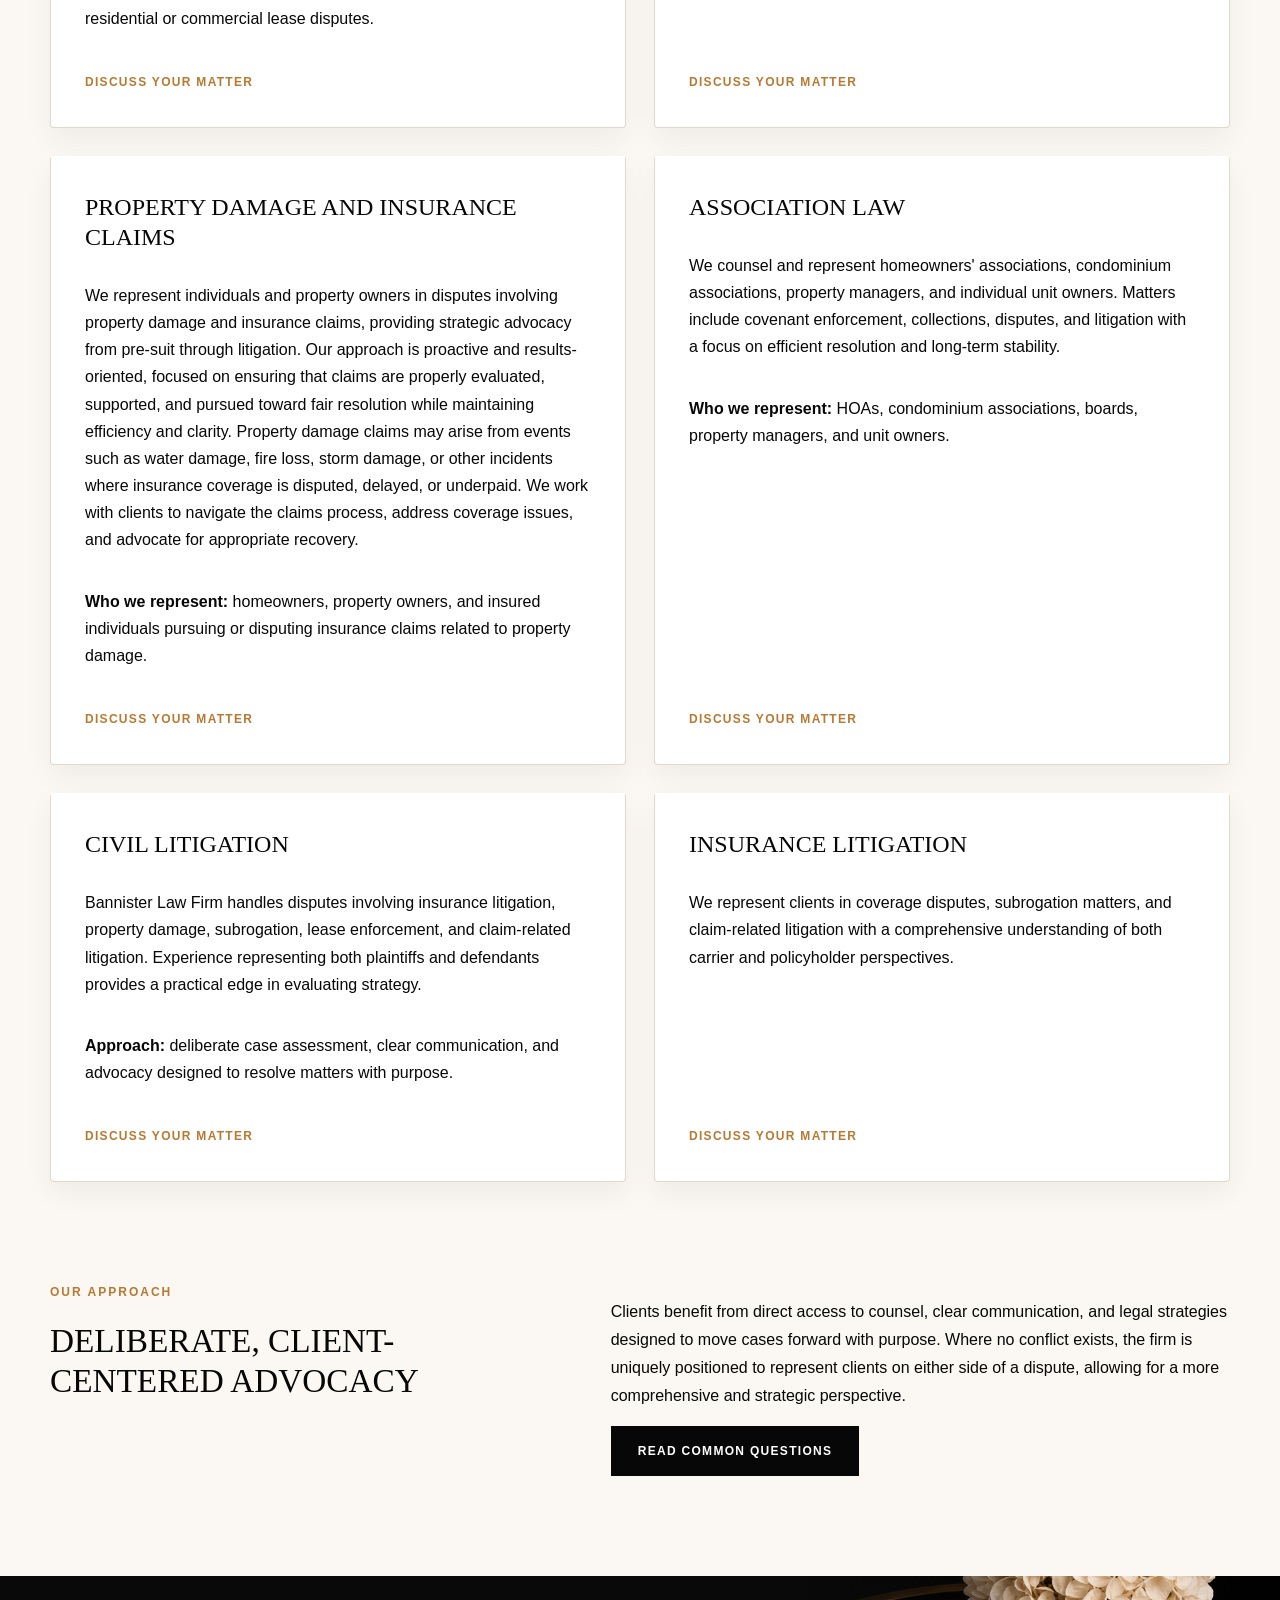
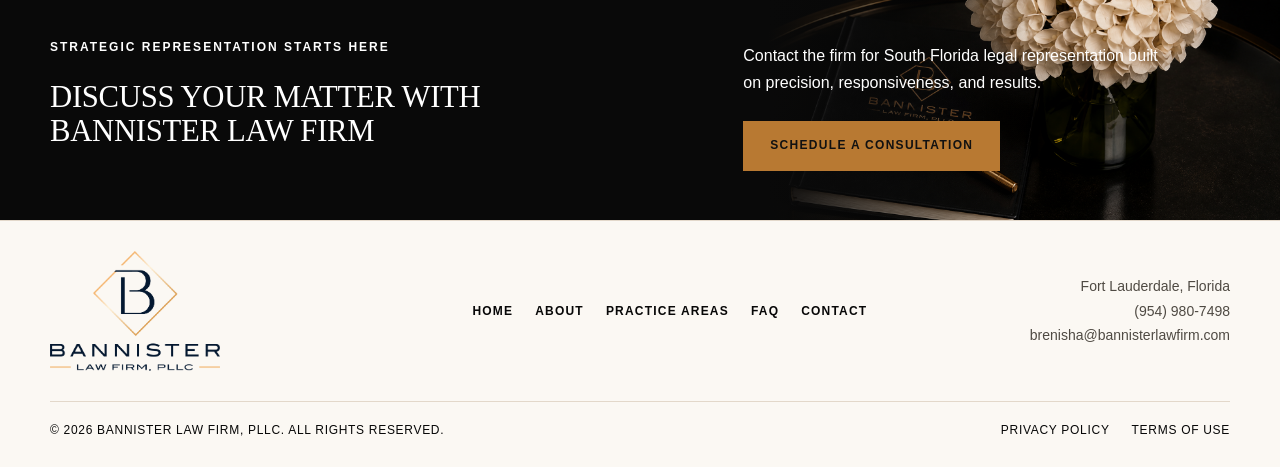
<file: practice-areas.html>
<!doctype html>
<html lang="en">
<head>
  <meta charset="utf-8">
  <meta name="viewport" content="width=device-width, initial-scale=1">
  <title>Practice Areas | Bannister Law Firm South Florida</title>
  <meta name="description" content="Bannister Law Firm handles personal injury, business disputes, association law, civil litigation, insurance litigation, property damage, and landlord-tenant matters in South Florida.">
  <link rel="stylesheet" href="assets/css/style.css">
</head>
<body>
  <header class="site-header">
    <div class="container header-inner">
      <a class="brand" href="index.html" aria-label="Bannister Law Firm home"><img src="assets/logos/bannister-logo-transparent.png" alt="Bannister Law Firm, PLLC logo"></a>
      <button class="menu-toggle" type="button" aria-label="Open navigation menu" aria-expanded="false"><span></span></button>
      <nav class="site-nav" aria-label="Primary navigation"><a href="index.html">Home</a><a href="about.html">About</a><a class="active" href="practice-areas.html">Practice Areas</a><a href="faq.html">FAQ</a><a href="contact.html">Contact</a><a class="btn btn-primary" href="https://calendly.com/brenisha-bannisterlawfirm" target="_blank" rel="noopener noreferrer">Schedule a Consultation</a></nav>
    </div>
  </header>
  <main>
    <section class="page-hero page-hero-practice">
      <div class="container">
        <p class="eyebrow">Practice Areas</p>
        <h1>Focused Legal Representation in South Florida</h1>
        <div class="rule"></div>
        <p>At Bannister Law Firm, every matter is approached with precision, efficiency, and a commitment to delivering meaningful outcomes tailored to each client's objectives.</p>
      </div>
    </section>
    <section class="page-section">
      <div class="container card-grid">
        <article class="info-card" id="personal-injury">
          <h2>Personal Injury</h2>
          <p>We represent individuals and entities involved in injury-related claims, providing strategic advocacy from pre-suit through litigation. Our approach is proactive and results-oriented, focused on fair outcomes while maintaining efficiency and clarity.</p>
          <p><strong>Who we represent:</strong> injured individuals, businesses, insurers, and defendants in personal injury matters.</p>
          <a class="text-link" href="contact.html">Discuss Your Matter</a>
        </article>
        <article class="info-card" id="premises-liability">
          <h2>Premises Liability</h2>
          <p>We represent individuals injured due to unsafe or hazardous conditions on another’s property, providing strategic advocacy from pre-suit through litigation. Our approach is proactive and results-oriented, focused on establishing liability, preserving key evidence, and pursuing fair outcomes while maintaining efficiency and clarity. Premises liability claims may arise from a variety of conditions, including slip and falls, inadequate maintenance, negligent security, and other dangerous property conditions in residential, commercial, or public spaces.</p>
          <p><strong>Who we represent:</strong> individuals injured on residential or commercial property due to unsafe conditions, including tenants, guests, and visitors.</p>
          <a class="text-link" href="contact.html">Discuss Your Matter</a>
        </article>
        <article class="info-card" id="landlord-tenant-disputes">
          <h2>Landlord-Tenant Disputes</h2>
          <p>We represent landlords and tenants in a range of residential and commercial disputes, providing strategic advocacy from pre-suit through litigation. Our approach is practical and solution-oriented, focused on resolving conflicts efficiently while protecting our clients’ legal and financial interests. Landlord–tenant matters may include lease interpretation and enforcement, eviction and possession issues, security deposit disputes, and other conflicts arising from rental agreements. We work to provide clear guidance and effective representation tailored to each client’s situation.</p>
          <p><strong>Who we represent:</strong> landlords, tenants, and parties involved in residential or commercial lease disputes.</p>
          <a class="text-link" href="contact.html">Discuss Your Matter</a>
        </article>
        <article class="info-card" id="contract-review">
          <h2>Contract Review and Negotiation</h2>
          <p>We assist individuals and entities with the review, drafting, and negotiation of contracts, ensuring that terms are clear, enforceable, and aligned with our clients’ interests. Our approach is detail-oriented and practical, focused on identifying risk, clarifying obligations, and preventing disputes before they arise. Where issues develop, we also provide guidance on contract interpretation and enforcement, working toward efficient and effective resolutions.</p>
          <p><strong>Who we represent:</strong> individuals, business owners, and parties involved in contractual agreements, disputes, or negotiations.</p>
          <a class="text-link" href="contact.html">Discuss Your Matter</a>
        </article>
        <article class="info-card" id="property-damage-insurance-claims">
          <h2>Property Damage and Insurance Claims</h2>
          <p>We represent individuals and property owners in disputes involving property damage and insurance claims, providing strategic advocacy from pre-suit through litigation. Our approach is proactive and results-oriented, focused on ensuring that claims are properly evaluated, supported, and pursued toward fair resolution while maintaining efficiency and clarity. Property damage claims may arise from events such as water damage, fire loss, storm damage, or other incidents where insurance coverage is disputed, delayed, or underpaid. We work with clients to navigate the claims process, address coverage issues, and advocate for appropriate recovery.</p>
          <p><strong>Who we represent:</strong> homeowners, property owners, and insured individuals pursuing or disputing insurance claims related to property damage.</p>
          <a class="text-link" href="contact.html">Discuss Your Matter</a>
        </article>
        <article class="info-card" id="association-law">
          <h2>Association Law</h2>
          <p>We counsel and represent homeowners' associations, condominium associations, property managers, and individual unit owners. Matters include covenant enforcement, collections, disputes, and litigation with a focus on efficient resolution and long-term stability.</p>
          <p><strong>Who we represent:</strong> HOAs, condominium associations, boards, property managers, and unit owners.</p>
          <a class="text-link" href="contact.html">Discuss Your Matter</a>
        </article>
        <article class="info-card" id="civil-litigation">
          <h2>Civil Litigation</h2>
          <p>Bannister Law Firm handles disputes involving insurance litigation, property damage, subrogation, lease enforcement, and claim-related litigation. Experience representing both plaintiffs and defendants provides a practical edge in evaluating strategy.</p>
          <p><strong>Approach:</strong> deliberate case assessment, clear communication, and advocacy designed to resolve matters with purpose.</p>
          <a class="text-link" href="contact.html">Discuss Your Matter</a>
        </article>
        <article class="info-card" id="insurance-litigation">
          <h2>Insurance Litigation</h2>
          <p>We represent clients in coverage disputes, subrogation matters, and claim-related litigation with a comprehensive understanding of both carrier and policyholder perspectives.</p>
          <a class="text-link" href="contact.html">Discuss Your Matter</a>
        </article>
      </div>
    </section>
    <section class="page-section" style="padding-top:0">
      <div class="container two-column">
        <div><p class="eyebrow">Our Approach</p><h2>Deliberate, Client-Centered Advocacy</h2></div>
        <div><p>Clients benefit from direct access to counsel, clear communication, and legal strategies designed to move cases forward with purpose. Where no conflict exists, the firm is uniquely positioned to represent clients on either side of a dispute, allowing for a more comprehensive and strategic perspective.</p><a class="btn btn-primary" href="faq.html">Read Common Questions</a></div>
      </div>
    </section>
    <section class="dark-cta">
	<div class="container cta-inner"><div><p class="eyebrow">Strategic Representation Starts Here</p><h2 class="cta-title">Discuss Your Matter with Bannister Law Firm</h2></div><div><p>Contact the firm for South Florida legal representation built on precision, responsiveness, and results.</p><a class="btn btn-gold" href="https://calendly.com/brenisha-bannisterlawfirm" target="_blank" rel="noopener noreferrer">Schedule a Consultation</a></div></div></section>
  </main>
  <footer class="site-footer"><div class="container footer-main"><img class="footer-logo" src="assets/logos/bannister-logo-transparent.png" alt="Bannister Law Firm, PLLC logo"><nav class="footer-nav" aria-label="Footer navigation"><a href="index.html">Home</a><a href="about.html">About</a><a href="practice-areas.html">Practice Areas</a><a href="faq.html">FAQ</a><a href="contact.html">Contact</a></nav><div class="footer-contact">Fort Lauderdale, Florida<br><a href="tel:19549807498">(954) 980-7498</a><br><a href="mailto:brenisha@bannisterlawfirm.com">brenisha@bannisterlawfirm.com</a></div></div><div class="container footer-bottom"><span>&copy; 2026 Bannister Law Firm, PLLC. All rights reserved.</span><div class="legal-links"><a href="privacy-policy.html">Privacy Policy</a><a href="terms-of-use.html">Terms of Use</a></div></div></footer>
  <button class="back-to-top" type="button" aria-label="Back to top">&uarr;</button>
  <script src="assets/js/main.js"></script>
</body>
</html>
</file>
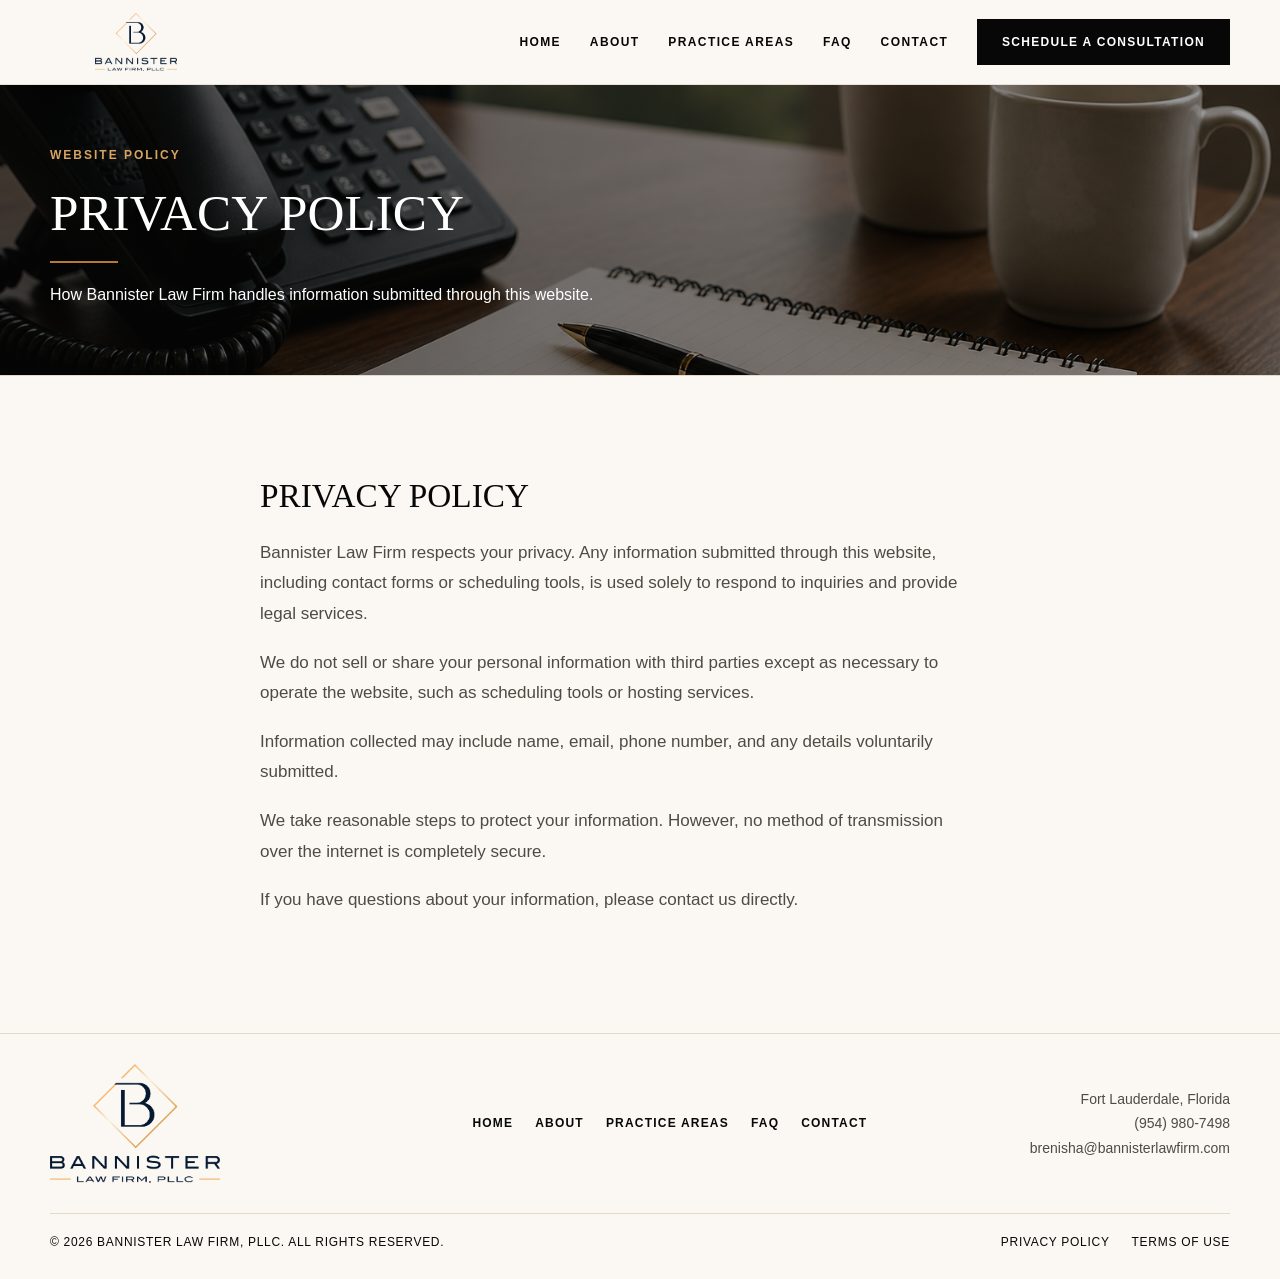
<file: privacy-policy.html>
<!doctype html>
<html lang="en">
<head>
  <meta charset="utf-8">
  <meta name="viewport" content="width=device-width, initial-scale=1">
  <title>Privacy Policy | Bannister Law Firm</title>
  <meta name="description" content="Read the Privacy Policy for Bannister Law Firm, PLLC, including how information submitted through this website may be used.">
  <link rel="stylesheet" href="assets/css/style.css">
</head>
<body>
  <header class="site-header">
    <div class="container header-inner">
      <a class="brand" href="index.html" aria-label="Bannister Law Firm home"><img src="assets/logos/bannister-logo-transparent.png" alt="Bannister Law Firm, PLLC logo"></a>
      <button class="menu-toggle" type="button" aria-label="Open navigation menu" aria-expanded="false"><span></span></button>
      <nav class="site-nav" aria-label="Primary navigation">
        <a href="index.html">Home</a><a href="about.html">About</a><a href="practice-areas.html">Practice Areas</a><a href="faq.html">FAQ</a><a href="contact.html">Contact</a><a class="btn btn-primary" href="https://calendly.com/brenisha-bannisterlawfirm" target="_blank" rel="noopener noreferrer">Schedule a Consultation</a>
      </nav>
    </div>
  </header>
  <main>
    <section class="page-hero page-hero-contact">
      <div class="container">
        <p class="eyebrow">Website Policy</p>
        <h1>Privacy Policy</h1>
        <div class="rule"></div>
        <p>How Bannister Law Firm handles information submitted through this website.</p>
      </div>
    </section>
    <section class="page-section">
      <div class="container legal-content">
        <h2>Privacy Policy</h2>
        <p>Bannister Law Firm respects your privacy. Any information submitted through this website, including contact forms or scheduling tools, is used solely to respond to inquiries and provide legal services.</p>
        <p>We do not sell or share your personal information with third parties except as necessary to operate the website, such as scheduling tools or hosting services.</p>
        <p>Information collected may include name, email, phone number, and any details voluntarily submitted.</p>
        <p>We take reasonable steps to protect your information. However, no method of transmission over the internet is completely secure.</p>
        <p>If you have questions about your information, please contact us directly.</p>
      </div>
    </section>
  </main>
  <footer class="site-footer">
    <div class="container footer-main"><img class="footer-logo" src="assets/logos/bannister-logo-transparent.png" alt="Bannister Law Firm, PLLC logo"><nav class="footer-nav" aria-label="Footer navigation"><a href="index.html">Home</a><a href="about.html">About</a><a href="practice-areas.html">Practice Areas</a><a href="faq.html">FAQ</a><a href="contact.html">Contact</a></nav><div class="footer-contact">Fort Lauderdale, Florida<br><a href="tel:19549807498">(954) 980-7498</a><br><a href="mailto:brenisha@bannisterlawfirm.com">brenisha@bannisterlawfirm.com</a></div></div>
    <div class="container footer-bottom"><span>&copy; 2026 Bannister Law Firm, PLLC. All rights reserved.</span><div class="legal-links"><a href="privacy-policy.html">Privacy Policy</a><a href="terms-of-use.html">Terms of Use</a></div></div>
  </footer>
  <button class="back-to-top" type="button" aria-label="Back to top">&uarr;</button>
  <script src="assets/js/main.js"></script>
</body>
</html>
</file>
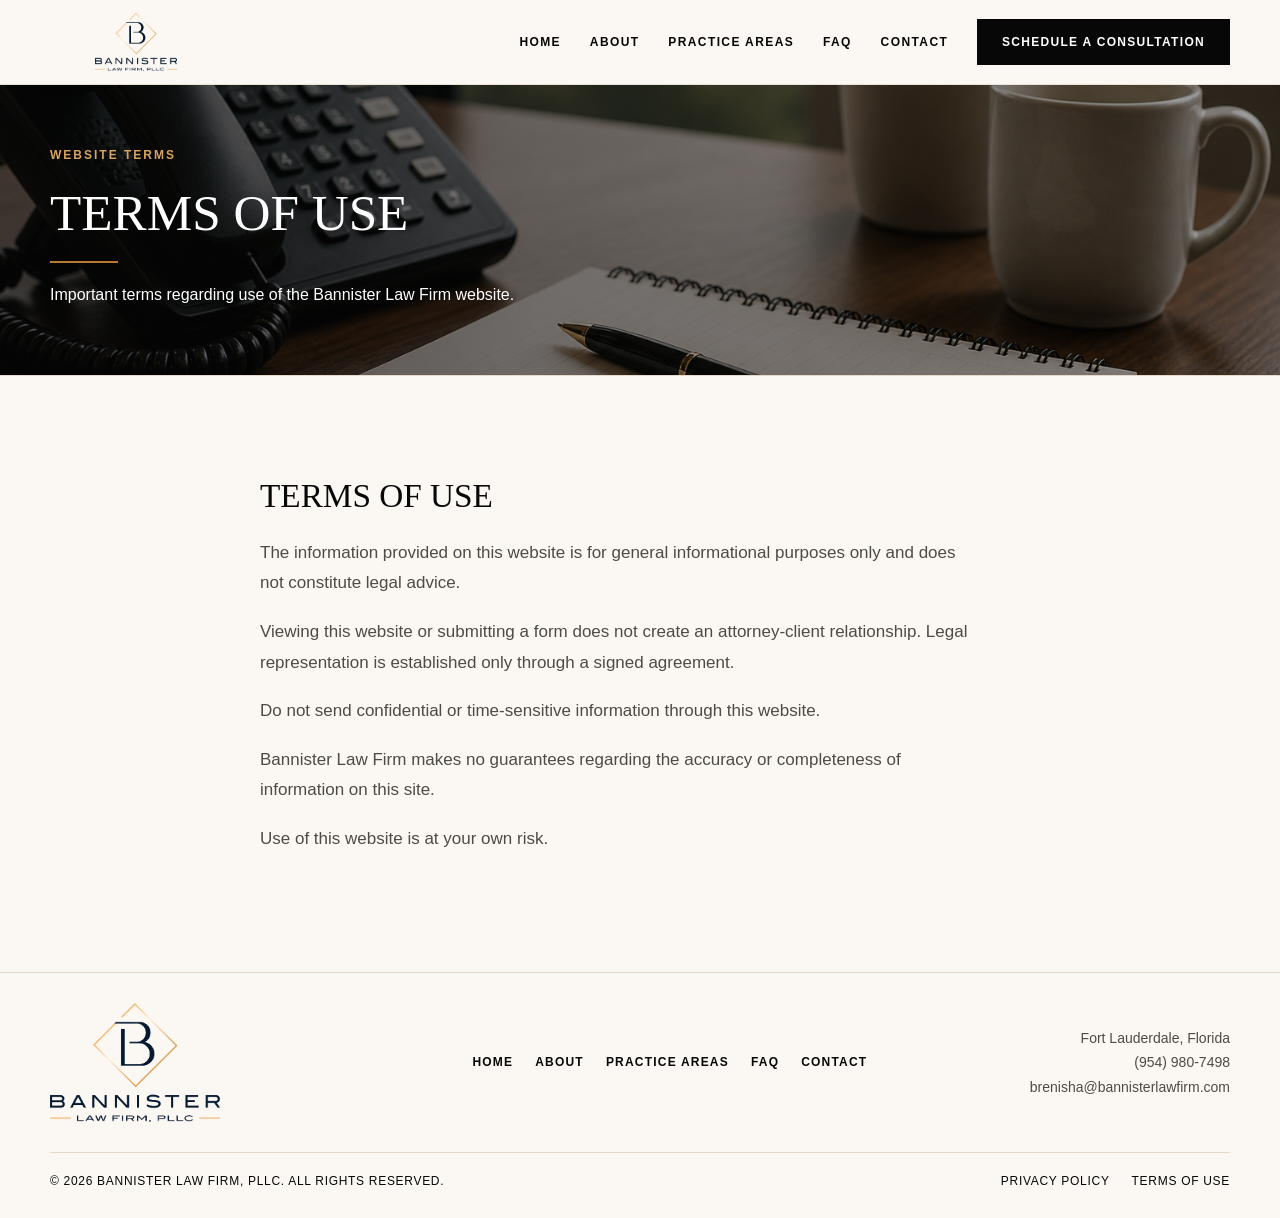
<file: terms-of-use.html>
<!doctype html>
<html lang="en">
<head>
  <meta charset="utf-8">
  <meta name="viewport" content="width=device-width, initial-scale=1">
  <title>Terms of Use | Bannister Law Firm</title>
  <meta name="description" content="Read the Terms of Use for Bannister Law Firm, PLLC, including important information about website content and attorney-client relationships.">
  <link rel="stylesheet" href="assets/css/style.css">
</head>
<body>
  <header class="site-header">
    <div class="container header-inner">
      <a class="brand" href="index.html" aria-label="Bannister Law Firm home"><img src="assets/logos/bannister-logo-transparent.png" alt="Bannister Law Firm, PLLC logo"></a>
      <button class="menu-toggle" type="button" aria-label="Open navigation menu" aria-expanded="false"><span></span></button>
      <nav class="site-nav" aria-label="Primary navigation">
        <a href="index.html">Home</a><a href="about.html">About</a><a href="practice-areas.html">Practice Areas</a><a href="faq.html">FAQ</a><a href="contact.html">Contact</a><a class="btn btn-primary" href="https://calendly.com/brenisha-bannisterlawfirm" target="_blank" rel="noopener noreferrer">Schedule a Consultation</a>
      </nav>
    </div>
  </header>
  <main>
    <section class="page-hero page-hero-contact">
      <div class="container">
        <p class="eyebrow">Website Terms</p>
        <h1>Terms of Use</h1>
        <div class="rule"></div>
        <p>Important terms regarding use of the Bannister Law Firm website.</p>
      </div>
    </section>
    <section class="page-section">
      <div class="container legal-content">
        <h2>Terms of Use</h2>
        <p>The information provided on this website is for general informational purposes only and does not constitute legal advice.</p>
        <p>Viewing this website or submitting a form does not create an attorney-client relationship. Legal representation is established only through a signed agreement.</p>
        <p>Do not send confidential or time-sensitive information through this website.</p>
        <p>Bannister Law Firm makes no guarantees regarding the accuracy or completeness of information on this site.</p>
        <p>Use of this website is at your own risk.</p>
      </div>
    </section>
  </main>
  <footer class="site-footer">
    <div class="container footer-main"><img class="footer-logo" src="assets/logos/bannister-logo-transparent.png" alt="Bannister Law Firm, PLLC logo"><nav class="footer-nav" aria-label="Footer navigation"><a href="index.html">Home</a><a href="about.html">About</a><a href="practice-areas.html">Practice Areas</a><a href="faq.html">FAQ</a><a href="contact.html">Contact</a></nav><div class="footer-contact">Fort Lauderdale, Florida<br><a href="tel:19549807498">(954) 980-7498</a><br><a href="mailto:brenisha@bannisterlawfirm.com">brenisha@bannisterlawfirm.com</a></div></div>
    <div class="container footer-bottom"><span>&copy; 2026 Bannister Law Firm, PLLC. All rights reserved.</span><div class="legal-links"><a href="privacy-policy.html">Privacy Policy</a><a href="terms-of-use.html">Terms of Use</a></div></div>
  </footer>
  <button class="back-to-top" type="button" aria-label="Back to top">&uarr;</button>
  <script src="assets/js/main.js"></script>
</body>
</html>
</file>
<file: assets/css/style.css>
:root {
  --color-ink: #070707;
  --color-navy: #061a30;
  --color-gold: #b87932;
  --color-gold-light: #d7a461;
  --color-cream: #f7f3ed;
  --color-soft: #fbf8f3;
  --color-muted: #4f4a43;
  --color-line: #e3d8ca;
  --font-heading: "Libre Baskerville", "Playfair Display", Georgia, serif;
  --font-body: Inter, "Open Sans", Arial, sans-serif;
  --container: 1180px;
  --section: clamp(60px, 8vw, 96px);
  --shadow: 0 22px 45px rgba(8, 10, 12, 0.08);
}

* {
  box-sizing: border-box;
}

html {
  scroll-behavior: smooth;
}

body {
  margin: 0;
  background: var(--color-soft);
  color: var(--color-ink);
  font-family: var(--font-body);
  font-size: 16px;
  line-height: 1.75;
}

img {
  display: block;
  max-width: 100%;
}

a {
  color: inherit;
  text-decoration: none;
}

a:hover {
  color: var(--color-gold);
}

:focus-visible {
  outline: 3px solid var(--color-gold-light);
  outline-offset: 4px;
}

.container {
  width: min(100% - 32px, var(--container));
  margin: 0 auto;
}

.site-header {
  position: sticky;
  top: 0;
  z-index: 20;
  background: rgba(251, 248, 243, 0.96);
  border-bottom: 1px solid rgba(227, 216, 202, 0.7);
  backdrop-filter: blur(12px);
}

.header-inner {
  display: flex;
  align-items: center;
  justify-content: space-between;
  min-height: 84px;
  gap: 28px;
}

.brand img {
  width: 172px;
  height: auto;
  max-height: 58px;
  object-fit: contain;
}

.site-nav {
  display: flex;
  align-items: center;
  gap: clamp(18px, 2.25vw, 34px);
  font-size: 12px;
  font-weight: 800;
  letter-spacing: 1.4px;
  text-transform: uppercase;
}

.site-nav a {
  position: relative;
  padding: 12px 0;
}

.site-nav a.active::after {
  position: absolute;
  right: 0;
  bottom: 2px;
  left: 0;
  height: 2px;
  background: var(--color-gold);
  content: "";
}

.menu-toggle {
  display: none;
  width: 44px;
  height: 44px;
  border: 1px solid var(--color-line);
  background: transparent;
  cursor: pointer;
}

.menu-toggle span,
.menu-toggle span::before,
.menu-toggle span::after {
  display: block;
  width: 20px;
  height: 2px;
  margin: 0 auto;
  background: var(--color-ink);
  content: "";
}

.menu-toggle span::before {
  transform: translateY(-7px);
}

.menu-toggle span::after {
  transform: translateY(5px);
}

.btn {
  display: inline-flex;
  align-items: center;
  justify-content: center;
  min-height: 50px;
  padding: 15px 26px;
  border: 1px solid var(--color-ink);
  font-size: 12px;
  font-weight: 800;
  letter-spacing: 1.3px;
  line-height: 1.1;
  text-transform: uppercase;
  transition: transform 180ms ease, background 180ms ease, color 180ms ease, border-color 180ms ease;
}

.site-nav .btn {
  min-height: 46px;
  padding: 15px 24px 14px;
}

.btn:hover {
  transform: translateY(-1px);
}

.btn-primary {
  background: var(--color-ink);
  color: #fff;
}

.btn-primary:hover {
  border-color: var(--color-gold);
  background: var(--color-gold);
  color: #101010;
}

.btn-gold {
  border-color: var(--color-gold);
  background: var(--color-gold);
  color: #111;
}

.btn-gold:hover {
  background: var(--color-gold-light);
  color: #111;
}

.btn-outline {
  background: transparent;
  color: var(--color-ink);
}

.btn-outline:hover {
  border-color: var(--color-gold);
  background: rgba(184, 121, 50, 0.08);
  color: var(--color-ink);
}

.eyebrow {
  margin: 0 0 18px;
  color: var(--color-gold);
  font-size: 12px;
  font-weight: 800;
  letter-spacing: 2px;
  text-transform: uppercase;
}

h1,
h2,
h3 {
  margin: 0;
  color: var(--color-ink);
  font-family: var(--font-heading);
  font-weight: 400;
  line-height: 1.06;
}

h1 {
  max-width: 670px;
  font-size: clamp(46px, 7vw, 84px);
  text-transform: uppercase;
}

h1 span {
  display: block;
}

h2 {
  font-size: clamp(34px, 4.7vw, 56px);
  text-transform: uppercase;
}

h3 {
  font-size: 22px;
}

.gold {
  color: var(--color-gold);
}

.rule {
  width: 68px;
  height: 2px;
  margin: 26px 0;
  background: var(--color-gold);
}

.hero {
  position: relative;
  overflow: hidden;
  background: var(--color-soft);
}

.hero-inner {
  display: grid;
  grid-template-columns: minmax(0, 45%) minmax(0, 55%);
  align-items: center;
  width: 100%;
  height: calc(100vh - 84px);
  min-height: calc(100vh - 84px);
  max-height: 720px;
}

.hero-content {
  position: relative;
  z-index: 2;
  grid-column: 1;
  width: 100%;
  max-width: 700px;
  justify-self: end;
  padding: clamp(36px, 4.8vw, 60px) clamp(18px, 2.1vw, 34px) clamp(36px, 4.8vw, 60px) max(18px, min(48px, calc((100vw - var(--container)) / 2)));
}

.hero h1 {
  max-width: 100%;
  font-size: clamp(42px, 3.6vw, 60px);
  line-height: 1.08;
}

.hero h1 span {
  white-space: nowrap;
}

.hero-copy {
  max-width: 500px;
  margin: 0 0 18px;
}

.button-row {
  display: flex;
  flex-wrap: wrap;
  gap: 18px;
  margin-top: 30px;
}

.hero-media {
  position: relative;
  grid-column: 2;
  height: calc(100vh - 84px);
  min-height: calc(100vh - 84px);
  max-height: 720px;
  align-self: stretch;
  background: var(--color-soft);
}

.hero-media::before {
  position: absolute;
  inset: 0 auto 0 0;
  z-index: 1;
  width: min(34%, 260px);
  background: linear-gradient(90deg, var(--color-soft) 0%, rgba(251, 248, 243, 0.76) 34%, rgba(251, 248, 243, 0) 100%);
  content: "";
  pointer-events: none;
}

.hero-media img {
  width: 100%;
  height: 100%;
  min-height: calc(100vh - 84px);
  max-height: 720px;
  object-fit: cover;
  object-position: center 20%;
}

.benefits {
  background: var(--color-soft);
  border-top: 1px solid rgba(227, 216, 202, 0.7);
  border-bottom: 1px solid rgba(227, 216, 202, 0.7);
}

.benefit-grid {
  display: grid;
  grid-template-columns: repeat(4, 1fr);
}

.benefit {
  min-height: 184px;
  padding: 34px 30px;
  text-align: center;
}

.benefit + .benefit {
  border-left: 1px solid var(--color-line);
}

.icon {
  display: grid;
  width: 52px;
  height: 52px;
  margin: 0 auto 16px;
  place-items: center;
  color: var(--color-gold);
}

.icon svg {
  width: 52px;
  height: 52px;
  stroke: currentColor;
  stroke-width: 1.4;
  fill: none;
}

.kicker {
  margin: 0 0 12px;
  font-size: 12px;
  font-weight: 850;
  letter-spacing: 1.2px;
  text-transform: uppercase;
}

.benefit p,
.practice-card p,
.footer-meta,
.small-text {
  margin: 0;
  color: var(--color-muted);
  font-size: 14px;
}

.split-section {
  display: grid;
  grid-template-columns: minmax(0, 1fr) minmax(320px, 0.92fr);
  align-items: center;
  gap: 60px;
  padding: 100px 0;
}

.split-section.reverse {
  grid-template-columns: minmax(320px, 0.9fr) minmax(0, 1fr);
}

.image-panel {
  min-height: 560px;
  background: var(--color-cream);
  box-shadow: var(--shadow);
}

.image-panel img {
  width: 100%;
  height: 100%;
  min-height: 560px;
  object-fit: cover;
}

.content-panel p {
  max-width: 580px;
}

.founder-credentials {
  display: grid;
  gap: 10px;
  max-width: 580px;
  margin-top: 28px;
  padding: 20px 0 0;
  border-top: 1px solid rgba(0, 0, 0, 0.08);
}

.founder-credentials p {
  margin: 0;
  color: var(--color-muted);
  font-size: 14px;
  line-height: 1.65;
}

.home-about {
  display: grid;
  grid-template-columns: minmax(0, 48fr) minmax(0, 52fr);
  align-items: center;
  gap: clamp(36px, 5vw, 70px);
  width: 100%;
  padding: clamp(64px, 7.4vw, 88px) 0;
}

.home-about .image-panel {
  height: 440px;
  min-height: 0;
  box-shadow: none;
}

.home-about .image-panel img {
  width: 100%;
  height: 100%;
  min-height: 0;
  object-fit: cover;
  object-position: center center;
}

.home-about .content-panel {
  width: min(100% - 32px, 560px);
}

.section-heading {
  max-width: 780px;
  margin: 0 auto 36px;
  text-align: center;
}

.practice-preview,
.page-section {
  padding: clamp(70px, 8vw, 100px) 0;
}

.practice-grid {
  display: grid;
  grid-template-columns: repeat(4, 1fr);
  gap: 0;
}

.practice-card {
  padding: 28px 26px;
  text-align: center;
}

.practice-card + .practice-card {
  border-left: 1px solid var(--color-line);
}

.practice-card h3 {
  margin-bottom: 12px;
  font-family: var(--font-body);
  font-size: 13px;
  font-weight: 850;
  letter-spacing: 1.2px;
  text-transform: uppercase;
}

.text-link {
  display: inline-flex;
  margin-top: 20px;
  color: var(--color-gold);
  font-size: 12px;
  font-weight: 850;
  letter-spacing: 1.3px;
  text-transform: uppercase;
}

.dark-cta {
  position: relative;
  overflow: hidden;
  background: #090909;
  color: #fff;
}

.dark-cta::after {
  position: absolute;
  inset: 0 0 0 60%;
  background: linear-gradient(90deg, #090909 0%, rgba(9, 9, 9, 0.56) 24%, rgba(9, 9, 9, 0) 52%), url("../images/cta-desk.png") right center / cover no-repeat;
  content: "";
  opacity: 1;
}

.cta-inner {
  position: relative;
  z-index: 1;
  display: grid;
  grid-template-columns: minmax(360px, 0.95fr) minmax(320px, 0.75fr);
  gap: clamp(44px, 6vw, 88px);
  align-items: center;
  min-height: 244px;
  padding: 40px 0;
}

.cta-inner > div:nth-child(2) {
  grid-column: auto;
}

.dark-cta h2,
.dark-cta p {
  color: #fff;
}

.dark-cta h2 {
  margin-bottom: 12px;
  max-width: 540px;
  line-height: 1.08;
}

.cta-eyebrow {
  color: var(--color-gold);
  opacity: 1;
  font-weight: 700;
  text-transform: uppercase;
  letter-spacing: 0.14em;
  margin-bottom: 12px;
}

.cta-title {
  max-width: 520px;
  font-size: clamp(30px, 2.4vw, 40px);
  line-height: 1.12;
  letter-spacing: -0.01em;
}

.cta-title span {
  display: block;
  white-space: normal;
}

.dark-cta p {
  max-width: 430px;
  line-height: 1.7;
  margin-bottom: 24px;
}

.page-hero {
  padding: 60px 0 50px;
  background: linear-gradient(90deg, rgba(7, 7, 7, 0.62), rgba(7, 7, 7, 0.36)), var(--page-hero-image) center right / cover no-repeat;
  border-bottom: 1px solid var(--color-line);
  color: #fff;
}

.page-hero h1 {
  max-width: 600px;
  font-size: clamp(34px, 4vw, 52px);
  line-height: 1.15;
}

.page-hero h1,
.page-hero p {
  color: #fff;
}

.page-hero .rule {
  margin: 18px 0;
}

.page-hero .eyebrow {
  color: var(--color-gold-light);
}

.page-hero p {
  max-width: 580px;
}

.page-hero-about {
  --page-hero-image: url("../images/about-hero.png");
}

.page-hero-practice {
  --page-hero-image: url("../images/practice-hero.png");
}

.page-hero-faq {
  --page-hero-image: url("../images/faq-hero.png");
}

.page-hero-contact {
  --page-hero-image: url("../images/contact-hero.png");
}

.page-section p {
  max-width: 680px;
}

.page-section p + p {
  margin-top: 18px;
}

.two-column {
  display: grid;
  grid-template-columns: 0.9fr 1.1fr;
  gap: 54px;
  align-items: start;
}

.page-section h2,
.contact-layout h2,
.two-column h2 {
  font-size: clamp(26px, 2.6vw, 38px);
  line-height: 1.2;
}

.feature-list {
  display: grid;
  gap: 0;
  margin-top: 30px;
}

.feature {
  padding-left: 24px;
  padding-bottom: 20px;
  margin-bottom: 20px;
  border-left: 2px solid var(--color-gold);
  border-bottom: 1px solid rgba(0, 0, 0, 0.08);
}

.feature:last-child {
  margin-bottom: 0;
  border-bottom: none;
}

.feature h3 {
  margin-bottom: 6px;
  font-size: 18px;
}

.card-grid {
  display: grid;
  grid-template-columns: repeat(2, 1fr);
  gap: 28px;
  align-items: stretch;
}

.info-card {
  display: flex;
  flex-direction: column;
  justify-content: space-between;
  height: 100%;
  padding: 34px;
  background: #fff;
  border: 1px solid var(--color-line);
  border-top: 2px solid transparent;
  border-radius: 4px;
  box-shadow: 0 12px 28px rgba(8, 10, 12, 0.05);
  transition: transform 220ms ease, box-shadow 220ms ease, border-top-color 220ms ease;
}

.info-card:hover {
  border-top-color: var(--color-gold);
  transform: translateY(-6px);
  box-shadow: 0 18px 40px rgba(0, 0, 0, 0.08);
}

.info-card h2,
.info-card h3 {
  margin-bottom: 14px;
}

.info-card h2 {
  font-size: 24px;
  line-height: 1.25;
}

.info-card h3 {
  font-size: 26px;
}

.info-card p {
  line-height: 1.7;
}

.info-card .text-link {
  margin-top: auto;
  padding-top: 24px;
}

.faq-list {
  display: grid;
  gap: 14px;
  max-width: 920px;
  margin: 0 auto;
}

.faq-item {
  background: #fff;
  border: 1px solid var(--color-line);
}

.faq-question {
  display: flex;
  width: 100%;
  align-items: center;
  justify-content: space-between;
  gap: 16px;
  padding: 22px 24px;
  border: 0;
  background: transparent;
  color: var(--color-ink);
  font-family: var(--font-heading);
  font-size: 21px;
  text-align: left;
  cursor: pointer;
}

.faq-question::after {
  content: "+";
  color: var(--color-gold);
  font-family: var(--font-body);
  font-size: 24px;
}

.faq-question[aria-expanded="true"]::after {
  content: "-";
}

.faq-answer {
  padding: 0 24px 24px;
}

.contact-layout {
  display: grid;
  grid-template-columns: 0.82fr 1.18fr;
  gap: 42px;
}

.contact-form {
  display: grid;
  gap: 18px;
}

.field {
  display: grid;
  gap: 7px;
}

label {
  font-size: 12px;
  font-weight: 850;
  letter-spacing: 1px;
  text-transform: uppercase;
}

input,
select,
textarea {
  width: 100%;
  min-height: 48px;
  padding: 12px 14px;
  border: 1px solid var(--color-line);
  background: #fff;
  color: var(--color-ink);
  font: inherit;
}

textarea {
  min-height: 150px;
  resize: vertical;
}

.notice {
  padding: 20px;
  background: var(--color-cream);
  border-left: 2px solid var(--color-gold);
}

.legal-content {
  max-width: 760px;
}

.legal-content h2 {
  margin-bottom: 22px;
}

.legal-content p {
  max-width: 720px;
  color: var(--color-muted);
  font-size: 17px;
  line-height: 1.8;
}

.site-footer {
  background: var(--color-soft);
  border-top: 1px solid var(--color-line);
}

.footer-main {
  display: grid;
  grid-template-columns: 260px 1fr auto;
  gap: 34px;
  align-items: center;
  padding: 30px 0;
}

.footer-logo {
  width: 170px;
  max-width: 100%;
}

.footer-nav {
  display: flex;
  flex-wrap: wrap;
  justify-content: center;
  gap: 22px;
  font-size: 12px;
  font-weight: 800;
  letter-spacing: 1.2px;
  text-transform: uppercase;
}

.footer-contact {
  color: var(--color-muted);
  font-size: 14px;
  text-align: right;
}

.footer-bottom {
  display: flex;
  justify-content: space-between;
  gap: 24px;
  padding: 18px 0 26px;
  border-top: 1px solid var(--color-line);
  font-size: 12px;
  letter-spacing: 0.7px;
  text-transform: uppercase;
}

.legal-links {
  display: flex;
  gap: 22px;
}

.back-to-top {
  position: fixed;
  right: 22px;
  bottom: 22px;
  z-index: 50;
  display: inline-flex;
  align-items: center;
  justify-content: center;
  width: 40px;
  height: 40px;
  border: 1px solid rgba(255, 255, 255, 0.18);
  border-radius: 50%;
  background: var(--color-black);
  color: var(--color-gold);
  font-size: 18px;
  line-height: 1;
  cursor: pointer;
  opacity: 0;
  visibility: hidden;
  transform: translateY(8px);
  transition: opacity 180ms ease, visibility 180ms ease, transform 180ms ease, background-color 180ms ease;
}

.back-to-top.is-visible {
  opacity: 0.9;
  visibility: visible;
  transform: translateY(0);
}

.back-to-top:hover,
.back-to-top:focus-visible {
  background: #151515;
  opacity: 1;
}

@media (max-width: 1024px) {
  .site-footer {
    margin-top: 48px;
  }

  .footer-main {
    grid-template-columns: 1fr;
    justify-items: center;
    align-items: center;
    gap: 0;
    text-align: center;
  }

  .footer-logo,
  .footer-nav {
    margin-bottom: 28px;
  }

  .footer-nav {
    justify-content: center;
  }

  .footer-contact {
    margin-top: 14px;
    text-align: center;
  }

  .footer-bottom {
    flex-direction: column;
    align-items: center;
    justify-content: center;
    gap: 16px;
    text-align: center;
  }

  .legal-links {
    justify-content: center;
  }
}

@media (max-width: 768px) {
  .site-footer {
    margin-top: 44px;
  }

  .footer-logo,
  .footer-nav {
    margin-bottom: 24px;
  }

  .footer-nav,
  .legal-links {
    align-items: center;
    justify-content: center;
  }
}

@media (max-width: 980px) {
  :root {
    --section: clamp(54px, 8vw, 76px);
  }

  .header-inner {
    min-height: 78px;
  }

  .menu-toggle {
    display: block;
  }

  .site-nav {
    position: absolute;
    top: 78px;
    right: 16px;
    left: 16px;
    display: none;
    padding: 20px;
    background: #fff;
    border: 1px solid var(--color-line);
    box-shadow: var(--shadow);
  }

  .site-nav.is-open {
    display: grid;
    gap: 10px;
  }

  .hero {
    background: var(--color-soft);
  }

  .hero-inner {
    grid-template-columns: 1fr;
    height: auto;
    min-height: auto;
    max-height: none;
    padding: 32px 0 40px;
  }

  .hero-content {
    grid-column: 1;
    width: 100%;
    padding: 0 20px 28px;
    margin: 0 auto;
    max-width: var(--container);
  }

  .hero h1 span {
    white-space: normal;
  }

  .hero-media {
    grid-column: 1;
    height: clamp(420px, 54vw, 480px);
    min-height: 420px;
    max-height: 480px;
  }

  .hero-media img {
    height: 100%;
    min-height: 0;
    max-height: 480px;
    object-position: center 18%;
  }

  .benefit-grid,
  .practice-grid,
  .card-grid {
    grid-template-columns: repeat(2, 1fr);
  }

  .benefit {
    min-height: 172px;
    padding: 30px 24px;
  }

  .benefit:nth-child(3) {
    border-left: 0;
  }

  .benefit:nth-child(n + 3),
  .practice-card:nth-child(n + 3) {
    border-top: 1px solid var(--color-line);
  }

  .practice-card:nth-child(3) {
    border-left: 0;
  }

  .split-section,
  .split-section.reverse,
  .home-about,
  .two-column,
  .contact-layout,
  .cta-inner {
    grid-template-columns: 1fr;
  }

  .split-section {
    gap: 36px;
    padding: 72px 0;
  }

  .home-about {
    gap: 28px;
    padding: 56px 0;
  }

  .home-about .image-panel,
  .home-about .image-panel img {
    height: clamp(340px, 48vw, 420px);
    min-height: 0;
  }

  .home-about .content-panel {
    width: min(100% - 32px, var(--container));
    margin: 0 auto;
  }

  .dark-cta::after {
    inset: 0;
    background:
      linear-gradient(90deg, rgba(9, 9, 9, 0.88), rgba(9, 9, 9, 0.72)),
      url("../images/cta-desk.png") right center / cover no-repeat;
    opacity: 0.55;
  }

  .cta-inner > div:nth-child(2) {
    grid-column: auto;
  }

  .footer-main {
    grid-template-columns: 1fr;
    justify-items: center;
    align-items: center;
    padding: 28px 0;
    text-align: center;
  }

  .footer-contact {
    text-align: center;
  }
}

@media (max-width: 640px) {
  :root {
    --section: 52px;
  }

  .brand img {
    width: 150px;
    max-height: 52px;
  }

  h1 {
    font-size: 42px;
  }

  .button-row,
  .footer-bottom,
  .legal-links {
    flex-direction: column;
  }

  .button-row {
    gap: 12px;
    margin-top: 24px;
  }

  .btn {
    width: 100%;
  }

  .benefit-grid,
  .practice-grid,
  .card-grid,
  .footer-main {
    grid-template-columns: 1fr;
  }

  .benefit,
  .practice-card {
    padding: 28px 22px;
  }

  .split-section {
    gap: 30px;
    padding: 56px 0;
  }

  .section-heading {
    margin-bottom: 28px;
  }

  .benefit + .benefit,
  .practice-card + .practice-card {
    border-left: 0;
    border-top: 1px solid var(--color-line);
  }

  .image-panel,
  .image-panel img,
  .hero-media,
  .hero-media img {
    height: clamp(360px, 78vw, 420px);
    min-height: 0;
    max-height: 420px;
  }

  .hero-media img {
    object-position: center 16%;
  }

  .image-panel img,
  .split-section .image-panel img {
    height: auto;
    max-height: 360px;
    width: 100%;
    object-fit: cover;
    object-position: center 18%;
  }

  .dark-cta::after {
    background:
      linear-gradient(90deg, rgba(9, 9, 9, 0.88), rgba(9, 9, 9, 0.70)),
      url("../images/cta-desk.png") center center / cover no-repeat;
    opacity: 0.5;
  }

  .cta-title {
    max-width: 100%;
    font-size: clamp(30px, 8vw, 40px);
  }

  .cta-title span {
    white-space: normal;
  }
}
</file>
